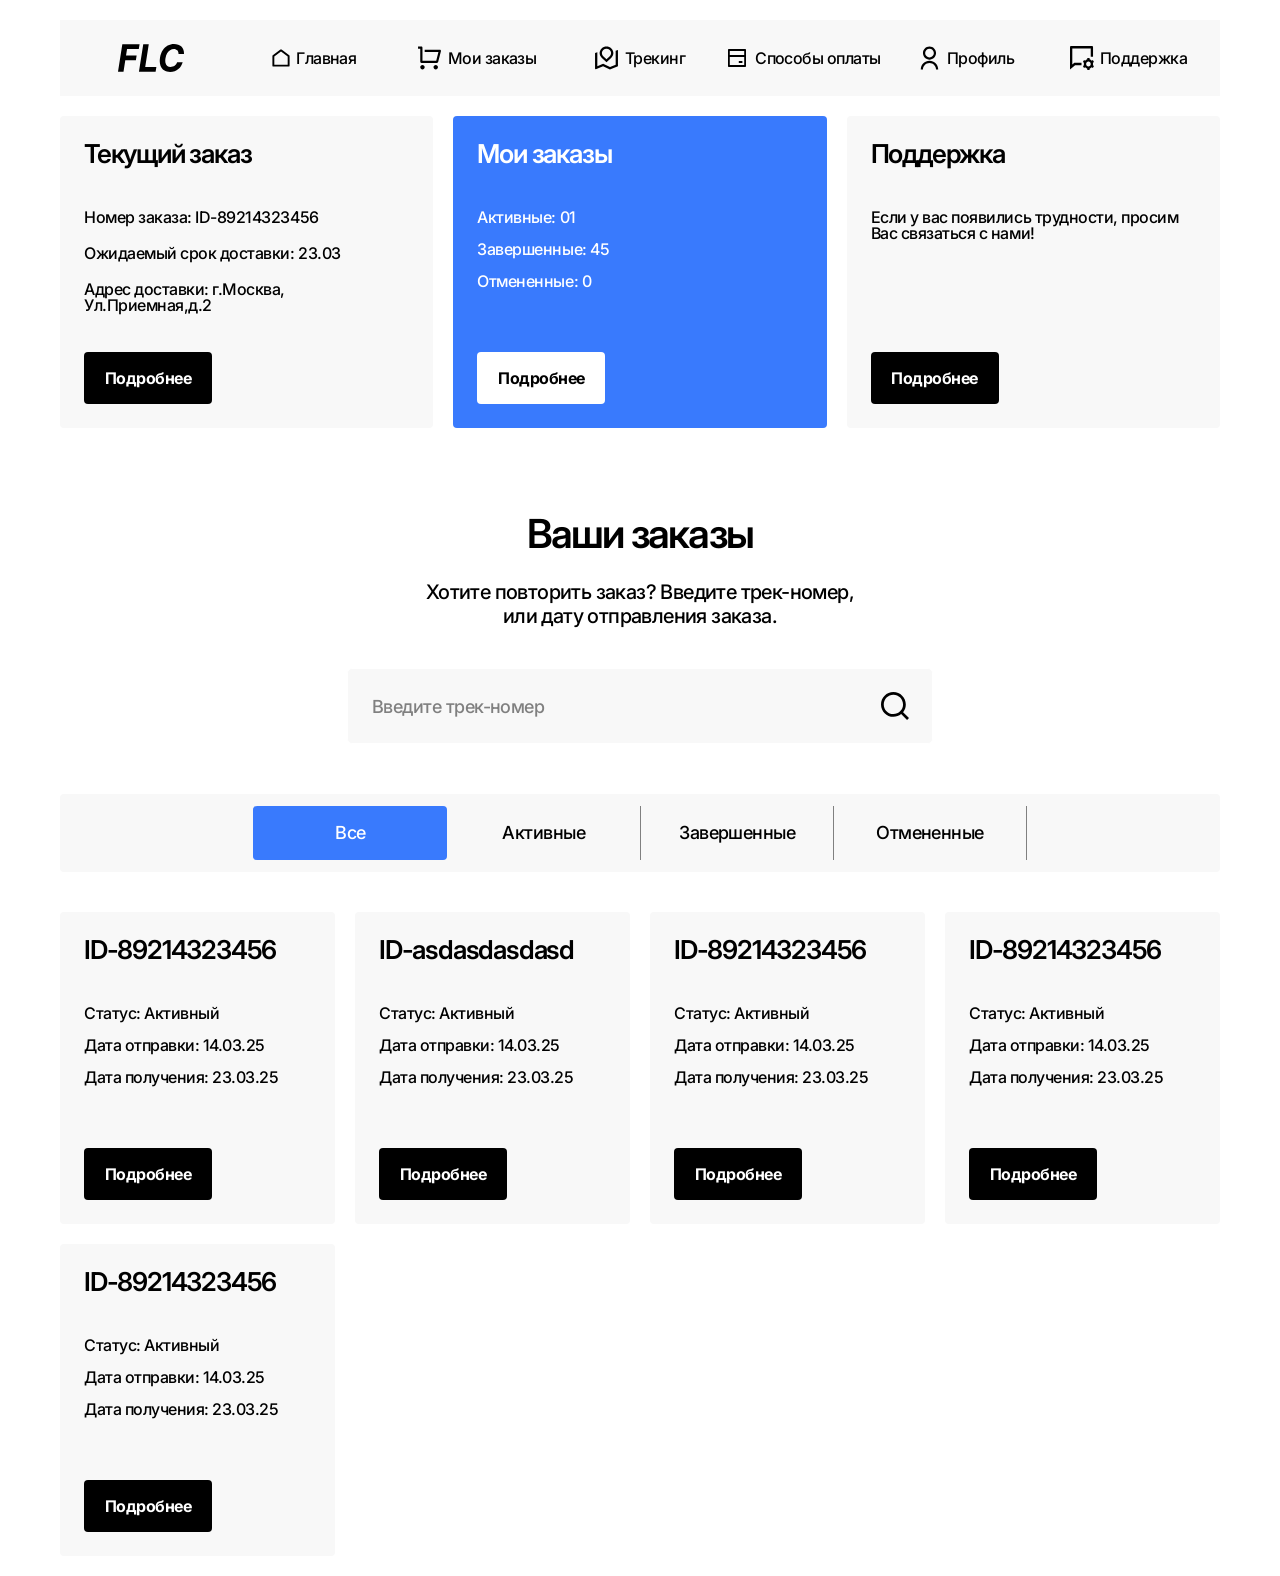
<file: all-orders.html>
<!--header.html-->
<!doctype html>
<html lang="en">
<head>
  <meta charset="UTF-8">
  <meta name="viewport"
        content="width=device-width, user-scalable=no, initial-scale=1.0, maximum-scale=1.0, minimum-scale=1.0">
  <meta http-equiv="X-UA-Compatible" content="ie=edge">
  <link rel="preconnect" href="https://fonts.googleapis.com">
  <link rel="preconnect" href="https://fonts.gstatic.com" crossorigin>
  <link href="https://fonts.googleapis.com/css2?family=Inter:ital,opsz,wght@0,14..32,100..900;1,14..32,100..900&display=swap" rel="stylesheet">
  <title></title>
<script defer src="js/bundle.js"></script><script defer src="js/libs.js"></script><script defer src="js/style.js"></script><link href="css/style.min.css" rel="stylesheet"></head>
<body>

<header class="header-profile">
  <div class="container">
    <div class="header-wrapper">
      <a href="/" class="logo">
        <img src="./img/logo.svg" alt="">
      </a>
      <nav class="header-nav">
        <ul class="main-menu-profile">
          <li class="home current">
            <a href="/">
              Главная
            </a>
          </li>
          <li class="orders">
            <a href="all-orders.html">
              Мои заказы
            </a>
          </li>
          <li class="tracking">
            <a href="tracking.html">
              Трекинг
            </a>
          </li>
          <li class="payment">
            <a href="payment.html">
              Способы оплаты
            </a>
          </li>
          <li class="profile">
            <a href="profile.html">
              Профиль
            </a>
          </li>
          <li class="support">
            <a href="support.html">
              Поддержка
            </a>
          </li>
        </ul>
      </nav>
      <div class="small-screens-button">
        <div class="popup-menu-btn">
          <div class="line"></div>
          <div class="line"></div>
          <div class="line"></div>
        </div>
      </div>
    </div>
  </div>
</header>

<main>




<section class="account-wrapper">
    <div class="container">
        <div class="row">
            <div class="col-lg-4 col-md-12 col-m-12">
                <div class="card-wrapper card-wrapper-current-order">
                    <div class="title">
                        Текущий заказ
                    </div>
                    <div class="text-item">Номер заказа: ID-89214323456</div>
                    <div class="text-item">Ожидаемый срок доставки: 23.03</div>
                    <div class="text-item">Адрес доставки: г.Москва, Ул.Приемная,д.2</div>
                    <a href="current-order.html" class="btn btn-black">Подробнее</a>
                </div>
            </div>
            <div class="col-lg-4 col-md-12 col-m-12">
                <div class="card-wrapper current">
                    <div class="title">
                        Мои заказы
                    </div>
                    <div class="text-item">Активные: <span>01</span></div>
                    <div class="text-item">Завершенные: <span>45</span></div>
                    <div class="text-item">Отмененные: <span>0</span></div>
                    <a href="all-orders.html" class="btn btn-black">Подробнее</a>
                </div>
            </div>
            <div class="col-lg-4 col-md-12 col-m-12">
                <div class="card-wrapper">
                    <div class="title">
                        Поддержка
                    </div>
                    <div class="text-item">Если у вас появились трудности, просим Вас связаться с нами!</div>
                    <a href="support.html" class="btn btn-black">Подробнее</a>
                </div>
            </div>
        </div>
    </div>
</section>

<section class="search-orders">
    <div class="container">
        <div class="title-big">Ваши заказы</div>
        <div class="description">
            <p>Хотите повторить заказ? Введите трек-номер, или дату отправления заказа.</p>
        </div>
        <div class="search-wrapper">
            <form action="#" method="get">
                <button class="search-btn" type="submit"></button>
                <input role="search" type="search" placeholder="Введите трек-номер, или дату отправления заказа.">
            </form>
        </div>
        <div class="order-tabs">
            <div class="order-tabs-nav">
                <div class="order-tab-button" data-tab-id="1">Все</div>
                <div class="order-tab-button" data-tab-id="2">Активные</div>
                <div class="order-tab-button" data-tab-id="3">Завершенные</div>
                <div class="order-tab-button" data-tab-id="4">Отмененные</div>
            </div>
            <div class="order-tab-panels">
                <div class="order-tab-panel" data-tab-panel="1">
                    <div class="row">
                        <div class="col-lg-3 col-md-6 col-m-12">
                            <div class="card-wrapper">
                                <div class="title">
                                    ID-89214323456
                                </div>
                                <div class="text-item">Статус: <span>Активный</span></div>
                                <div class="text-item">Дата отправки: <span>14.03.25</span></div>
                                <div class="text-item">Дата получения: <span>23.03.25</span></div>
                                <a href="#" class="btn btn-black open-modal-dialog" data-src="modal-details">Подробнее</a>
                                <a href="#" data-order="1" class="btn btn-black btn-mobile">Подробнее</a>
                            </div>
                        </div>
                        <div class="col-lg-3 col-md-6 col-m-12">
                            <div class="card-wrapper">
                                <div class="title">
                                    ID-asdasdasdasd
                                </div>
                                <div class="text-item">Статус: <span>Активный</span></div>
                                <div class="text-item">Дата отправки: <span>14.03.25</span></div>
                                <div class="text-item">Дата получения: <span>23.03.25</span></div>
                                <a href="#" class="btn btn-black open-modal-dialog" data-src="modal-details">Подробнее</a>
                                <a href="#" data-order="2" class="btn btn-black btn-mobile">Подробнее</a>
                            </div>
                        </div>
                        <div class="col-lg-3 col-md-6 col-m-12">
                            <div class="card-wrapper">
                                <div class="title">
                                    ID-89214323456
                                </div>
                                <div class="text-item">Статус: <span>Активный</span></div>
                                <div class="text-item">Дата отправки: <span>14.03.25</span></div>
                                <div class="text-item">Дата получения: <span>23.03.25</span></div>
                                <a href="#" class="btn btn-black open-modal-dialog" data-src="modal-details">Подробнее</a>
                                <a href="#" data-order="1" class="btn btn-black btn-mobile">Подробнее</a>
                            </div>
                        </div>
                        <div class="col-lg-3 col-md-6 col-m-12">
                            <div class="card-wrapper">
                                <div class="title">
                                    ID-89214323456
                                </div>
                                <div class="text-item">Статус: <span>Активный</span></div>
                                <div class="text-item">Дата отправки: <span>14.03.25</span></div>
                                <div class="text-item">Дата получения: <span>23.03.25</span></div>
                                <a href="#" class="btn btn-black open-modal-dialog" data-src="modal-details">Подробнее</a>
                                <a href="#" data-order="1" class="btn btn-black btn-mobile">Подробнее</a>
                            </div>
                        </div>
                        <div class="col-lg-3 col-md-6 col-m-12">
                            <div class="card-wrapper">
                                <div class="title">
                                    ID-89214323456
                                </div>
                                <div class="text-item">Статус: <span>Активный</span></div>
                                <div class="text-item">Дата отправки: <span>14.03.25</span></div>
                                <div class="text-item">Дата получения: <span>23.03.25</span></div>
                                <a href="#" class="btn btn-black open-modal-dialog" data-src="modal-details">Подробнее</a>
                                <a href="#" data-order="1" class="btn btn-black btn-mobile">Подробнее</a>
                            </div>
                        </div>
                    </div>
                </div>
                <div class="order-tab-panel" data-tab-panel="2">
                    <div class="row">
                        <div class="col-lg-3 col-md-6 col-m-12">
                            <div class="card-wrapper">
                                <div class="title">
                                    ID-89214323456
                                </div>
                                <div class="text-item">Статус: <span>Активный</span></div>
                                <div class="text-item">Дата отправки: <span>14.03.25</span></div>
                                <div class="text-item">Дата получения: <span>23.03.25</span></div>
                                <a href="#" class="btn btn-black open-modal-dialog" data-src="modal-details">Подробнее</a>
                                <a href="#" data-order="1" class="btn btn-black btn-mobile">Подробнее</a>
                            </div>
                        </div>
                        <div class="col-lg-3 col-md-6 col-m-12">
                            <div class="card-wrapper">
                                <div class="title">
                                    ID-89214323456
                                </div>
                                <div class="text-item">Статус: <span>Активный</span></div>
                                <div class="text-item">Дата отправки: <span>14.03.25</span></div>
                                <div class="text-item">Дата получения: <span>23.03.25</span></div>
                                <a href="#" class="btn btn-black open-modal-dialog" data-src="modal-details">Подробнее</a>
                                <a href="#" data-order="1" class="btn btn-black btn-mobile">Подробнее</a>
                            </div>
                        </div>
                        <div class="col-lg-3 col-md-6 col-m-12">
                            <div class="card-wrapper">
                                <div class="title">
                                    ID-89214323456
                                </div>
                                <div class="text-item">Статус: <span>Активный</span></div>
                                <div class="text-item">Дата отправки: <span>14.03.25</span></div>
                                <div class="text-item">Дата получения: <span>23.03.25</span></div>
                                <a href="#" class="btn btn-black open-modal-dialog" data-src="modal-details">Подробнее</a>
                                <a href="#" data-order="1" class="btn btn-black btn-mobile">Подробнее</a>
                            </div>
                        </div>
                        <div class="col-lg-3 col-md-6 col-m-12">
                            <div class="card-wrapper">
                                <div class="title">
                                    ID-89214323456
                                </div>
                                <div class="text-item">Статус: <span>Активный</span></div>
                                <div class="text-item">Дата отправки: <span>14.03.25</span></div>
                                <div class="text-item">Дата получения: <span>23.03.25</span></div>
                                <a href="#" class="btn btn-black open-modal-dialog" data-src="modal-details">Подробнее</a>
                                <a href="#" data-order="1" class="btn btn-black btn-mobile">Подробнее</a>
                            </div>
                        </div>
                        <div class="col-lg-3 col-md-6 col-m-12">
                            <div class="card-wrapper">
                                <div class="title">
                                    ID-89214323456
                                </div>
                                <div class="text-item">Статус: <span>Активный</span></div>
                                <div class="text-item">Дата отправки: <span>14.03.25</span></div>
                                <div class="text-item">Дата получения: <span>23.03.25</span></div>
                                <a href="#" class="btn btn-black open-modal-dialog" data-src="modal-details">Подробнее</a>
                                <a href="#" data-order="1" class="btn btn-black btn-mobile">Подробнее</a>
                            </div>
                        </div>
                    </div>
                </div>
                <div class="order-tab-panel" data-tab-panel="3">
                    <div class="row">
                        <div class="col-lg-3 col-md-6 col-m-12">
                            <div class="card-wrapper">
                                <div class="title">
                                    ID-89214323456
                                </div>
                                <div class="text-item">Статус: <span>Активный</span></div>
                                <div class="text-item">Дата отправки: <span>14.03.25</span></div>
                                <div class="text-item">Дата получения: <span>23.03.25</span></div>
                                <a href="#" class="btn btn-black open-modal-dialog" data-src="modal-details">Подробнее</a>
                                <a href="#" data-order="1" class="btn btn-black btn-mobile">Подробнее</a>
                            </div>
                        </div>
                        <div class="col-lg-3 col-md-6 col-m-12">
                            <div class="card-wrapper">
                                <div class="title">
                                    ID-89214323456
                                </div>
                                <div class="text-item">Статус: <span>Активный</span></div>
                                <div class="text-item">Дата отправки: <span>14.03.25</span></div>
                                <div class="text-item">Дата получения: <span>23.03.25</span></div>
                                <a href="#" class="btn btn-black open-modal-dialog" data-src="modal-details">Подробнее</a>
                                <a href="#" data-order="1" class="btn btn-black btn-mobile">Подробнее</a>
                            </div>
                        </div>
                        <div class="col-lg-3 col-md-6 col-m-12">
                            <div class="card-wrapper">
                                <div class="title">
                                    ID-89214323456
                                </div>
                                <div class="text-item">Статус: <span>Активный</span></div>
                                <div class="text-item">Дата отправки: <span>14.03.25</span></div>
                                <div class="text-item">Дата получения: <span>23.03.25</span></div>
                                <a href="#" class="btn btn-black open-modal-dialog" data-src="modal-details">Подробнее</a>
                                <a href="#" data-order="1" class="btn btn-black btn-mobile">Подробнее</a>
                            </div>
                        </div>
                        <div class="col-lg-3 col-md-6 col-m-12">
                            <div class="card-wrapper">
                                <div class="title">
                                    ID-89214323456
                                </div>
                                <div class="text-item">Статус: <span>Активный</span></div>
                                <div class="text-item">Дата отправки: <span>14.03.25</span></div>
                                <div class="text-item">Дата получения: <span>23.03.25</span></div>
                                <a href="#" class="btn btn-black open-modal-dialog" data-src="modal-details">Подробнее</a>
                                <a href="#" data-order="1" class="btn btn-black btn-mobile">Подробнее</a>
                            </div>
                        </div>
                        <div class="col-lg-3 col-md-6 col-m-12">
                            <div class="card-wrapper">
                                <div class="title">
                                    ID-89214323456
                                </div>
                                <div class="text-item">Статус: <span>Активный</span></div>
                                <div class="text-item">Дата отправки: <span>14.03.25</span></div>
                                <div class="text-item">Дата получения: <span>23.03.25</span></div>
                                <a href="#" class="btn btn-black open-modal-dialog" data-src="modal-details">Подробнее</a>
                                <a href="#" data-order="1" class="btn btn-black btn-mobile">Подробнее</a>
                            </div>
                        </div>
                    </div>
                </div>
                <div class="order-tab-panel" data-tab-panel="4">
                    <div class="row">
                        <div class="col-lg-3 col-md-6 col-m-12">
                            <div class="card-wrapper">
                                <div class="title">
                                    ID-89214323456
                                </div>
                                <div class="text-item">Статус: <span>Активный</span></div>
                                <div class="text-item">Дата отправки: <span>14.03.25</span></div>
                                <div class="text-item">Дата получения: <span>23.03.25</span></div>
                                <a href="#" class="btn btn-black open-modal-dialog" data-src="modal-details">Подробнее</a>
                                <a href="#" data-order="1" class="btn btn-black btn-mobile">Подробнее</a>
                            </div>
                        </div>
                        <div class="col-lg-3 col-md-6 col-m-12">
                            <div class="card-wrapper">
                                <div class="title">
                                    ID-89214323456
                                </div>
                                <div class="text-item">Статус: <span>Активный</span></div>
                                <div class="text-item">Дата отправки: <span>14.03.25</span></div>
                                <div class="text-item">Дата получения: <span>23.03.25</span></div>
                                <a href="#" class="btn btn-black open-modal-dialog" data-src="modal-details">Подробнее</a>
                                <a href="#" data-order="1" class="btn btn-black btn-mobile">Подробнее</a>
                            </div>
                        </div>
                        <div class="col-lg-3 col-md-6 col-m-12">
                            <div class="card-wrapper">
                                <div class="title">
                                    ID-89214323456
                                </div>
                                <div class="text-item">Статус: <span>Активный</span></div>
                                <div class="text-item">Дата отправки: <span>14.03.25</span></div>
                                <div class="text-item">Дата получения: <span>23.03.25</span></div>
                                <a href="#" class="btn btn-black open-modal-dialog" data-src="modal-details">Подробнее</a>
                                <a href="#" data-order="1" class="btn btn-black btn-mobile">Подробнее</a>
                            </div>
                        </div>
                        <div class="col-lg-3 col-md-6 col-m-12">
                            <div class="card-wrapper">
                                <div class="title">
                                    ID-89214323456
                                </div>
                                <div class="text-item">Статус: <span>Активный</span></div>
                                <div class="text-item">Дата отправки: <span>14.03.25</span></div>
                                <div class="text-item">Дата получения: <span>23.03.25</span></div>
                                <a href="#" class="btn btn-black open-modal-dialog" data-src="modal-details">Подробнее</a>
                                <a href="#" data-order="1" class="btn btn-black btn-mobile">Подробнее</a>
                            </div>
                        </div>
                        <div class="col-lg-3 col-md-6 col-m-12">
                            <div class="card-wrapper">
                                <div class="title">
                                    ID-89214323456
                                </div>
                                <div class="text-item">Статус: <span>Активный</span></div>
                                <div class="text-item">Дата отправки: <span>14.03.25</span></div>
                                <div class="text-item">Дата получения: <span>23.03.25</span></div>
                                <a href="#" class="btn btn-black open-modal-dialog" data-src="modal-details">Подробнее</a>
                                <a href="#" data-order="1" class="btn btn-black btn-mobile">Подробнее</a>
                            </div>
                        </div>
                    </div>
                </div>
            </div>
            <div class="mobile-order-details">
                <div class="order-details" data-order="1">
                    <div class="title">ID-89214323456</div>
                    <div class="order-details-wrapper">
                        <div class="details-item">
                            <div class="subtitle">Информация о заказе</div>
                            <div class="details-table">
                                <div class="detail">
                                    <div class="detail-name">Статус заказа</div>
                                    <div class="detail-status">В пути</div>
                                </div>
                                <div class="detail">
                                    <div class="detail-name">Магазин партнер</div>
                                    <div class="detail-status">ETech</div>
                                </div>
                                <div class="detail">
                                    <div class="detail-name">Магазин партнер</div>
                                    <div class="detail-status">ETech</div>
                                </div>
                                <div class="detail">
                                    <div class="detail-name">Магазин партнер</div>
                                    <div class="detail-status">ETech</div>
                                </div>
                                <div class="detail">
                                    <div class="detail-name">Магазин партнер</div>
                                    <div class="detail-status">ETech</div>
                                </div>
                                <div class="detail">
                                    <div class="detail-name">Магазин партнер</div>
                                    <div class="detail-status">ETech</div>
                                </div>
                                <div class="detail">
                                    <div class="detail-name">Магазин партнер</div>
                                    <div class="detail-status">ETech</div>
                                </div>
                                <div class="detail">
                                    <div class="detail-name">Магазин партнер</div>
                                    <div class="detail-status">ETech</div>
                                </div>
                            </div>
                        </div>
                        <div class="details-item">
                            <div class="subtitle">Информация о заказе</div>
                            <div class="details-table">
                                <div class="detail">
                                    <div class="detail-name">Статус заказа</div>
                                    <div class="detail-status">В пути</div>
                                </div>
                                <div class="detail">
                                    <div class="detail-name">Магазин партнер</div>
                                    <div class="detail-status">ETech</div>
                                </div>
                                <div class="detail">
                                    <div class="detail-name">Магазин партнер</div>
                                    <div class="detail-status">ETech</div>
                                </div>
                                <div class="detail">
                                    <div class="detail-name">Магазин партнер</div>
                                    <div class="detail-status">ETech</div>
                                </div>
                                <div class="detail">
                                    <div class="detail-name">Магазин партнер</div>
                                    <div class="detail-status">ETech</div>
                                </div>
                                <div class="detail">
                                    <div class="detail-name">Магазин партнер</div>
                                    <div class="detail-status">ETech</div>
                                </div>
                                <div class="detail">
                                    <div class="detail-name">Магазин партнер</div>
                                    <div class="detail-status">ETech</div>
                                </div>
                                <div class="detail">
                                    <div class="detail-name">Магазин партнер</div>
                                    <div class="detail-status">ETech</div>
                                </div>
                            </div>
                        </div>
                        <div class="details-item">
                            <div class="subtitle">Информация о заказе</div>
                            <div class="details-table">
                                <div class="detail">
                                    <div class="detail-name">Статус заказа</div>
                                    <div class="detail-status">В пути</div>
                                </div>
                                <div class="detail">
                                    <div class="detail-name">Магазин партнер</div>
                                    <div class="detail-status">ETech</div>
                                </div>
                                <div class="detail">
                                    <div class="detail-name">Магазин партнер</div>
                                    <div class="detail-status">ETech</div>
                                </div>
                                <div class="detail">
                                    <div class="detail-name">Магазин партнер</div>
                                    <div class="detail-status">ETech</div>
                                </div>
                                <div class="detail">
                                    <div class="detail-name">Магазин партнер</div>
                                    <div class="detail-status">ETech</div>
                                </div>
                                <div class="detail">
                                    <div class="detail-name">Магазин партнер</div>
                                    <div class="detail-status">ETech</div>
                                </div>
                                <div class="detail">
                                    <div class="detail-name">Магазин партнер</div>
                                    <div class="detail-status">ETech</div>
                                </div>
                                <div class="detail">
                                    <div class="detail-name">Магазин партнер</div>
                                    <div class="detail-status">ETech</div>
                                </div>
                            </div>
                        </div>
                    </div>
                    <a href="#" class="btn btn-black">Повторить</a>
                    <div class="btn btn-bordered btn-close-order">Закрыть</div>
                    <div class="mobile-description">
                        <p>Нажмите на кнопку “Повторить”, если хотите повторить заказ. Или “Закрыть, что бы закрыть карточку.</p>
                    </div>
                </div>
                <div class="order-details" data-order="2">
                    <div class="title">ID-asdasdasdasd</div>
                    <div class="order-details-wrapper">
                        <div class="details-item">
                            <div class="subtitle">Информация о заказе</div>
                            <div class="details-table">
                                <div class="detail">
                                    <div class="detail-name">Статус заказа</div>
                                    <div class="detail-status">В пути</div>
                                </div>
                                <div class="detail">
                                    <div class="detail-name">Магазин партнер</div>
                                    <div class="detail-status">ETech</div>
                                </div>
                                <div class="detail">
                                    <div class="detail-name">Магазин партнер</div>
                                    <div class="detail-status">ETech</div>
                                </div>
                                <div class="detail">
                                    <div class="detail-name">Магазин партнер</div>
                                    <div class="detail-status">ETech</div>
                                </div>
                                <div class="detail">
                                    <div class="detail-name">Магазин партнер</div>
                                    <div class="detail-status">ETech</div>
                                </div>
                                <div class="detail">
                                    <div class="detail-name">Магазин партнер</div>
                                    <div class="detail-status">ETech</div>
                                </div>
                                <div class="detail">
                                    <div class="detail-name">Магазин партнер</div>
                                    <div class="detail-status">ETech</div>
                                </div>
                                <div class="detail">
                                    <div class="detail-name">Магазин партнер</div>
                                    <div class="detail-status">ETech</div>
                                </div>
                            </div>
                        </div>
                        <div class="details-item">
                            <div class="subtitle">Информация о заказе</div>
                            <div class="details-table">
                                <div class="detail">
                                    <div class="detail-name">Статус заказа</div>
                                    <div class="detail-status">В пути</div>
                                </div>
                                <div class="detail">
                                    <div class="detail-name">Магазин партнер</div>
                                    <div class="detail-status">ETech</div>
                                </div>
                                <div class="detail">
                                    <div class="detail-name">Магазин партнер</div>
                                    <div class="detail-status">ETech</div>
                                </div>
                                <div class="detail">
                                    <div class="detail-name">Магазин партнер</div>
                                    <div class="detail-status">ETech</div>
                                </div>
                                <div class="detail">
                                    <div class="detail-name">Магазин партнер</div>
                                    <div class="detail-status">ETech</div>
                                </div>
                                <div class="detail">
                                    <div class="detail-name">Магазин партнер</div>
                                    <div class="detail-status">ETech</div>
                                </div>
                                <div class="detail">
                                    <div class="detail-name">Магазин партнер</div>
                                    <div class="detail-status">ETech</div>
                                </div>
                                <div class="detail">
                                    <div class="detail-name">Магазин партнер</div>
                                    <div class="detail-status">ETech</div>
                                </div>
                            </div>
                        </div>
                        <div class="details-item">
                            <div class="subtitle">Информация о заказе</div>
                            <div class="details-table">
                                <div class="detail">
                                    <div class="detail-name">Статус заказа</div>
                                    <div class="detail-status">В пути</div>
                                </div>
                                <div class="detail">
                                    <div class="detail-name">Магазин партнер</div>
                                    <div class="detail-status">ETech</div>
                                </div>
                                <div class="detail">
                                    <div class="detail-name">Магазин партнер</div>
                                    <div class="detail-status">ETech</div>
                                </div>
                                <div class="detail">
                                    <div class="detail-name">Магазин партнер</div>
                                    <div class="detail-status">ETech</div>
                                </div>
                                <div class="detail">
                                    <div class="detail-name">Магазин партнер</div>
                                    <div class="detail-status">ETech</div>
                                </div>
                                <div class="detail">
                                    <div class="detail-name">Магазин партнер</div>
                                    <div class="detail-status">ETech</div>
                                </div>
                                <div class="detail">
                                    <div class="detail-name">Магазин партнер</div>
                                    <div class="detail-status">ETech</div>
                                </div>
                                <div class="detail">
                                    <div class="detail-name">Магазин партнер</div>
                                    <div class="detail-status">ETech</div>
                                </div>
                            </div>
                        </div>
                    </div>
                    <a href="#" class="btn btn-black">Повторить</a>
                    <div class="btn btn-bordered btn-close-order">Закрыть</div>
                </div>
            </div>
        </div>
    </div>
</section>

<!--footer.html-->
</main>

<footer class="footer">
    <div class="container">

    </div>
</footer>


<div class="modal-dialog modal-dialog-centered modal-details">
    <div class="modal-content">
        <div class="modal-body">
            <button type="button" class="modal-close d-none d-xl-inline-block" data-dismiss="modal" aria-label="Close">
                <span aria-hidden="true">×</span>
            </button>
            <div class="order-details-wrapper">
                <div class="title">ID-89214323456</div>
                <div class="details-item">
                    <div class="subtitle">Информация о заказе</div>
                    <div class="details-table">
                        <div class="detail">
                            <div class="detail-name">Статус заказа</div>
                            <div class="detail-status">В пути</div>
                        </div>
                        <div class="detail">
                            <div class="detail-name">Магазин партнер</div>
                            <div class="detail-status">ETech</div>
                        </div>
                        <div class="detail">
                            <div class="detail-name">Магазин партнер</div>
                            <div class="detail-status">ETech</div>
                        </div>
                        <div class="detail">
                            <div class="detail-name">Магазин партнер</div>
                            <div class="detail-status">ETech</div>
                        </div>
                        <div class="detail">
                            <div class="detail-name">Магазин партнер</div>
                            <div class="detail-status">ETech</div>
                        </div>
                        <div class="detail">
                            <div class="detail-name">Магазин партнер</div>
                            <div class="detail-status">ETech</div>
                        </div>
                        <div class="detail">
                            <div class="detail-name">Магазин партнер</div>
                            <div class="detail-status">ETech</div>
                        </div>
                        <div class="detail">
                            <div class="detail-name">Магазин партнер</div>
                            <div class="detail-status">ETech</div>
                        </div>
                    </div>
                </div>
                <div class="details-item">
                    <div class="subtitle">Информация о заказе</div>
                    <div class="details-table">
                        <div class="detail">
                            <div class="detail-name">Статус заказа</div>
                            <div class="detail-status">В пути</div>
                        </div>
                        <div class="detail">
                            <div class="detail-name">Магазин партнер</div>
                            <div class="detail-status">ETech</div>
                        </div>
                        <div class="detail">
                            <div class="detail-name">Магазин партнер</div>
                            <div class="detail-status">ETech</div>
                        </div>
                        <div class="detail">
                            <div class="detail-name">Магазин партнер</div>
                            <div class="detail-status">ETech</div>
                        </div>
                        <div class="detail">
                            <div class="detail-name">Магазин партнер</div>
                            <div class="detail-status">ETech</div>
                        </div>
                        <div class="detail">
                            <div class="detail-name">Магазин партнер</div>
                            <div class="detail-status">ETech</div>
                        </div>
                        <div class="detail">
                            <div class="detail-name">Магазин партнер</div>
                            <div class="detail-status">ETech</div>
                        </div>
                        <div class="detail">
                            <div class="detail-name">Магазин партнер</div>
                            <div class="detail-status">ETech</div>
                        </div>
                    </div>
                </div>
                <div class="details-item">
                    <div class="subtitle">Информация о заказе</div>
                    <div class="details-table">
                        <div class="detail">
                            <div class="detail-name">Статус заказа</div>
                            <div class="detail-status">В пути</div>
                        </div>
                        <div class="detail">
                            <div class="detail-name">Магазин партнер</div>
                            <div class="detail-status">ETech</div>
                        </div>
                        <div class="detail">
                            <div class="detail-name">Магазин партнер</div>
                            <div class="detail-status">ETech</div>
                        </div>
                        <div class="detail">
                            <div class="detail-name">Магазин партнер</div>
                            <div class="detail-status">ETech</div>
                        </div>
                        <div class="detail">
                            <div class="detail-name">Магазин партнер</div>
                            <div class="detail-status">ETech</div>
                        </div>
                        <div class="detail">
                            <div class="detail-name">Магазин партнер</div>
                            <div class="detail-status">ETech</div>
                        </div>
                        <div class="detail">
                            <div class="detail-name">Магазин партнер</div>
                            <div class="detail-status">ETech</div>
                        </div>
                        <div class="detail">
                            <div class="detail-name">Магазин партнер</div>
                            <div class="detail-status">ETech</div>
                        </div>
                    </div>
                </div>
                <div class="order-repeat">
                    <a href="#" class="btn btn-black">Повторить</a>
                    <p>Нажмите на кнопку “Повторить”, если хотите повторить заказ.</p>
                </div>
            </div>
        </div>
    </div>
</div>

</body>
</html>
</file>
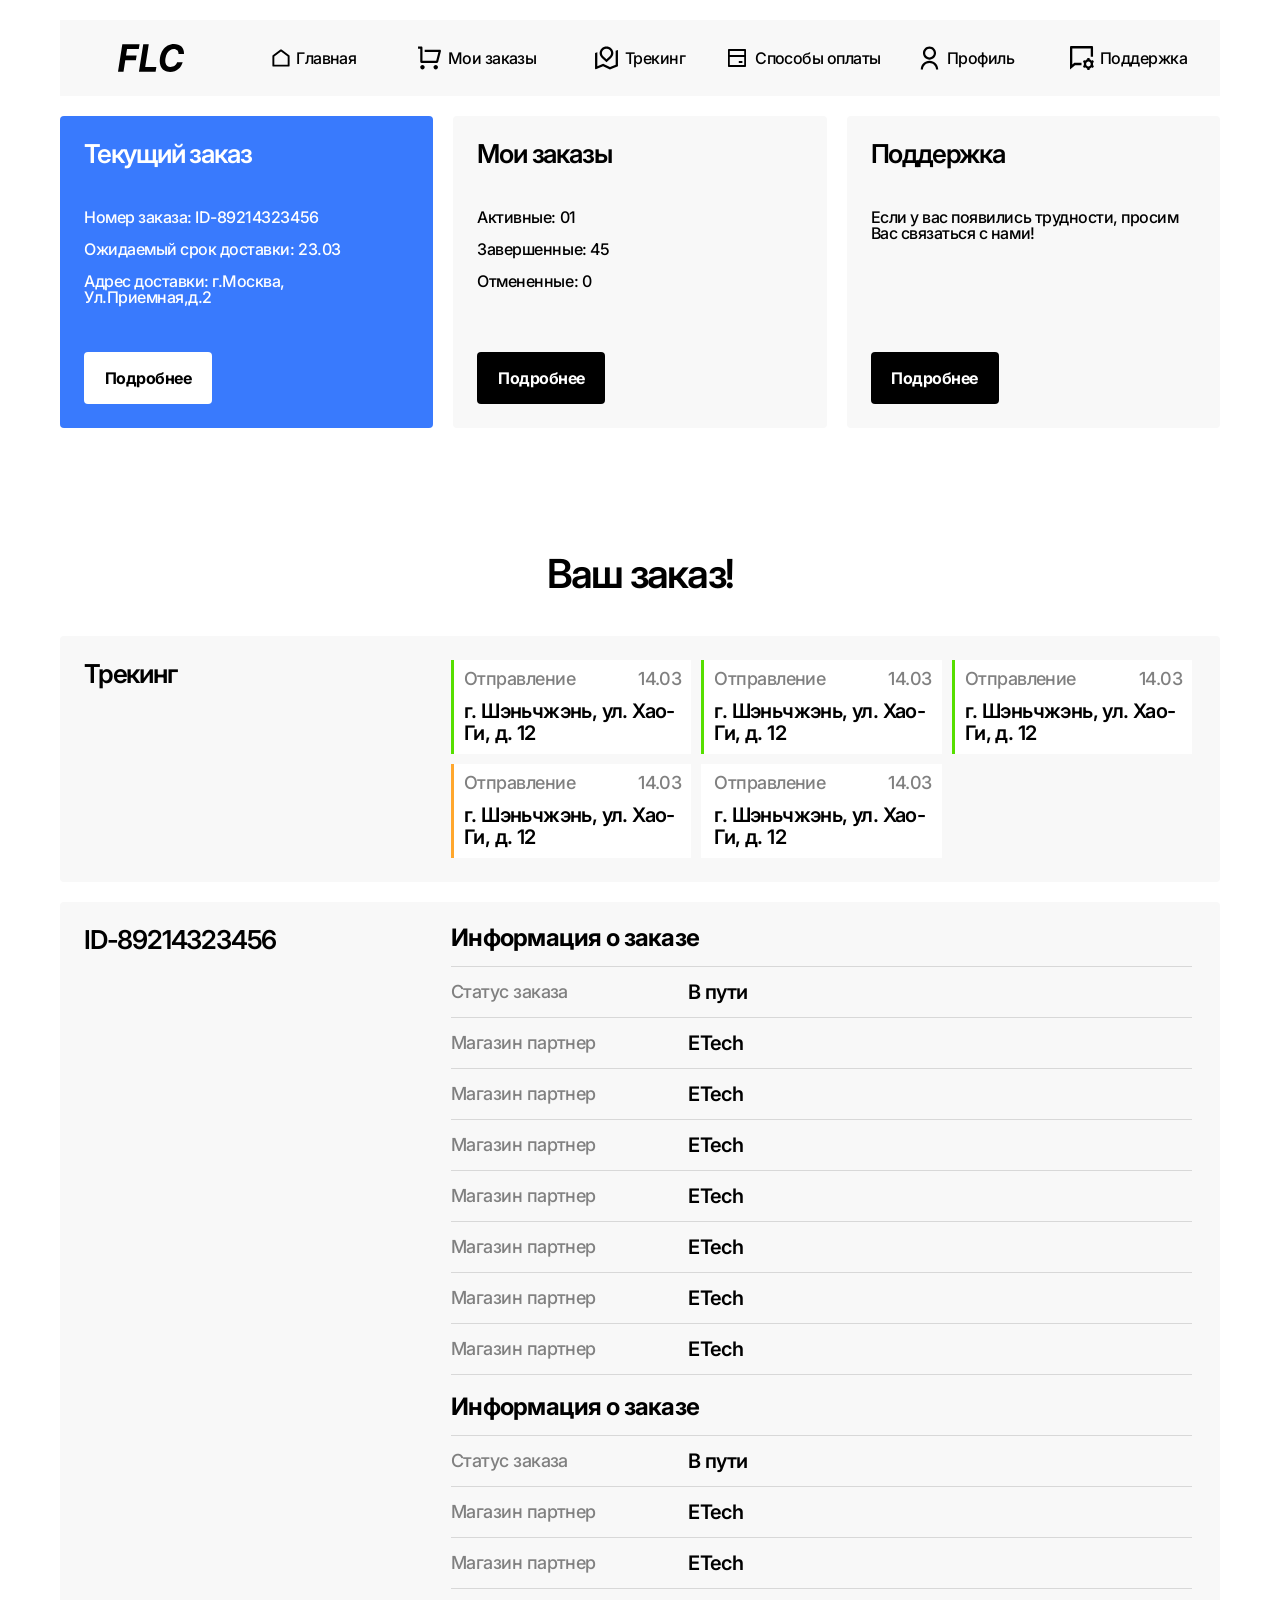
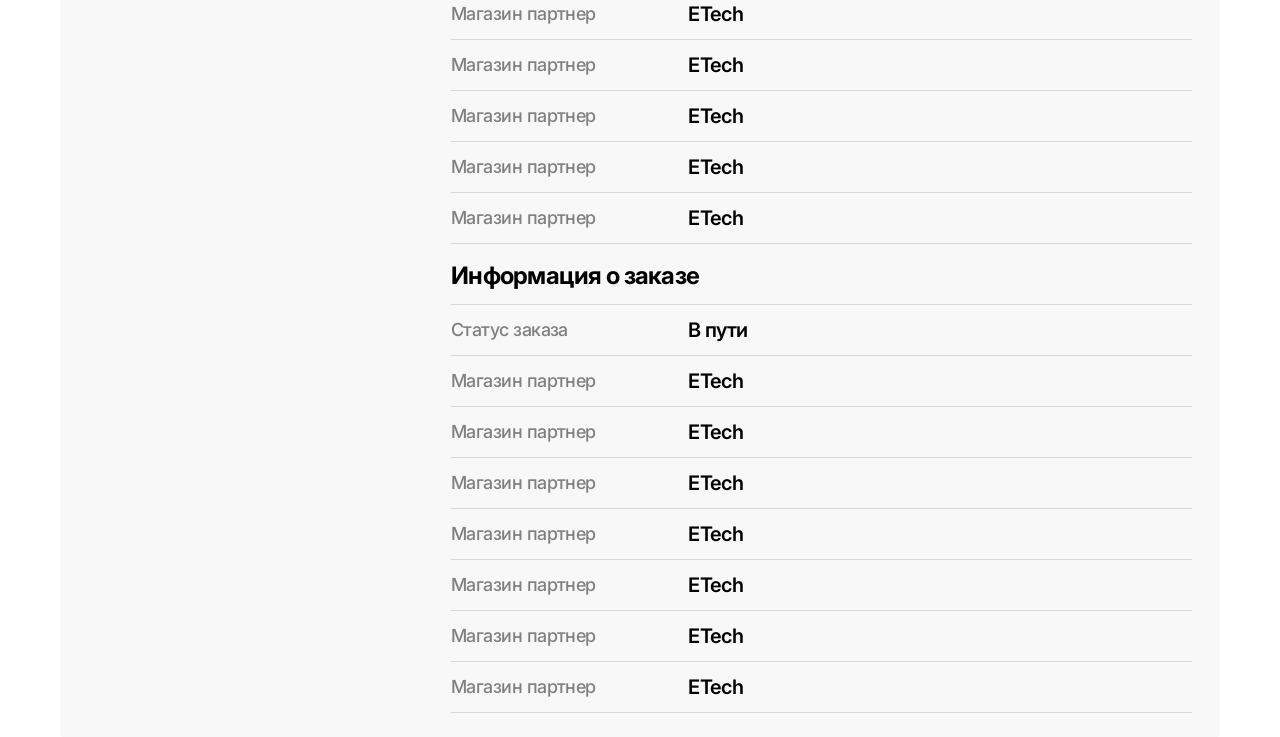
<file: current-order.html>
<!--header.html-->
<!doctype html>
<html lang="en">
<head>
  <meta charset="UTF-8">
  <meta name="viewport"
        content="width=device-width, user-scalable=no, initial-scale=1.0, maximum-scale=1.0, minimum-scale=1.0">
  <meta http-equiv="X-UA-Compatible" content="ie=edge">
  <link rel="preconnect" href="https://fonts.googleapis.com">
  <link rel="preconnect" href="https://fonts.gstatic.com" crossorigin>
  <link href="https://fonts.googleapis.com/css2?family=Inter:ital,opsz,wght@0,14..32,100..900;1,14..32,100..900&display=swap" rel="stylesheet">
  <title></title>
<script defer src="js/bundle.js"></script><script defer src="js/libs.js"></script><script defer src="js/style.js"></script><link href="css/style.min.css" rel="stylesheet"></head>
<body>

<header class="header-profile">
  <div class="container">
    <div class="header-wrapper">
      <a href="/" class="logo">
        <img src="./img/logo.svg" alt="">
      </a>
      <nav class="header-nav">
        <ul class="main-menu-profile">
          <li class="home current">
            <a href="/">
              Главная
            </a>
          </li>
          <li class="orders">
            <a href="all-orders.html">
              Мои заказы
            </a>
          </li>
          <li class="tracking">
            <a href="tracking.html">
              Трекинг
            </a>
          </li>
          <li class="payment">
            <a href="payment.html">
              Способы оплаты
            </a>
          </li>
          <li class="profile">
            <a href="profile.html">
              Профиль
            </a>
          </li>
          <li class="support">
            <a href="support.html">
              Поддержка
            </a>
          </li>
        </ul>
      </nav>
      <div class="small-screens-button">
        <div class="popup-menu-btn">
          <div class="line"></div>
          <div class="line"></div>
          <div class="line"></div>
        </div>
      </div>
    </div>
  </div>
</header>

<main>




<section class="account-wrapper">
    <div class="container">
        <div class="row">
            <div class="col-lg-4 col-md-12 col-m-12">
                <div class="card-wrapper current">
                    <div class="title">
                        Текущий заказ
                    </div>
                    <div class="text-item">Номер заказа: ID-89214323456</div>
                    <div class="text-item">Ожидаемый срок доставки: 23.03</div>
                    <div class="text-item">Адрес доставки: г.Москва, Ул.Приемная,д.2</div>
                    <a href="current-order.html" class="btn btn-black">Подробнее</a>
                </div>
            </div>
            <div class="col-lg-4 col-md-12 col-m-12">
                <div class="card-wrapper">
                    <div class="title">
                        Мои заказы
                    </div>
                    <div class="text-item">Активные: <span>01</span></div>
                    <div class="text-item">Завершенные: <span>45</span></div>
                    <div class="text-item">Отмененные: <span>0</span></div>
                    <a href="all-orders.html" class="btn btn-black">Подробнее</a>
                </div>
            </div>
            <div class="col-lg-4 col-md-12 col-m-12">
                <div class="card-wrapper">
                    <div class="title">
                        Поддержка
                    </div>
                    <div class="text-item">Если у вас появились трудности, просим Вас связаться с нами!</div>
                    <a href="support.html" class="btn btn-black">Подробнее</a>
                </div>
            </div>
        </div>
    </div>
</section>

<section class="current-order">
    <div class="container">
        <div class="order-inner">
            <div class="title-big">Ваш заказ!</div>
            <div class="order-tracking">
                <div class="title">Трекинг</div>
                <div class="track-statuses">
                    <div class="track-status sending">
                        <div class="track-top">
                            <div class="track-name">Отправление</div>
                            <div class="track-date">14.03</div>
                        </div>
                        <div class="track-description">г. Шэньчжэнь, ул. Хао-Ги, д. 12</div>
                    </div>
                    <div class="track-status sending">
                        <div class="track-top">
                            <div class="track-name">Отправление</div>
                            <div class="track-date">14.03</div>
                        </div>
                        <div class="track-description">г. Шэньчжэнь, ул. Хао-Ги, д. 12</div>
                    </div>
                    <div class="track-status sending">
                        <div class="track-top">
                            <div class="track-name">Отправление</div>
                            <div class="track-date">14.03</div>
                        </div>
                        <div class="track-description">г. Шэньчжэнь, ул. Хао-Ги, д. 12</div>
                    </div>
                    <div class="track-status delay">
                        <div class="track-top">
                            <div class="track-name">Отправление</div>
                            <div class="track-date">14.03</div>
                        </div>
                        <div class="track-description">г. Шэньчжэнь, ул. Хао-Ги, д. 12</div>
                    </div>
                    <div class="track-status">
                        <div class="track-top">
                            <div class="track-name">Отправление</div>
                            <div class="track-date">14.03</div>
                        </div>
                        <div class="track-description">г. Шэньчжэнь, ул. Хао-Ги, д. 12</div>
                    </div>
                </div>
            </div>
            <div class="order-details">
                <div class="title">ID-89214323456</div>
                <div class="order-details-wrapper">
                    <div class="details-item">
                        <div class="subtitle">Информация о заказе</div>
                        <div class="details-table">
                            <div class="detail">
                                <div class="detail-name">Статус заказа</div>
                                <div class="detail-status">В пути</div>
                            </div>
                            <div class="detail">
                                <div class="detail-name">Магазин партнер</div>
                                <div class="detail-status">ETech</div>
                            </div>
                            <div class="detail">
                                <div class="detail-name">Магазин партнер</div>
                                <div class="detail-status">ETech</div>
                            </div>
                            <div class="detail">
                                <div class="detail-name">Магазин партнер</div>
                                <div class="detail-status">ETech</div>
                            </div>
                            <div class="detail">
                                <div class="detail-name">Магазин партнер</div>
                                <div class="detail-status">ETech</div>
                            </div>
                            <div class="detail">
                                <div class="detail-name">Магазин партнер</div>
                                <div class="detail-status">ETech</div>
                            </div>
                            <div class="detail">
                                <div class="detail-name">Магазин партнер</div>
                                <div class="detail-status">ETech</div>
                            </div>
                            <div class="detail">
                                <div class="detail-name">Магазин партнер</div>
                                <div class="detail-status">ETech</div>
                            </div>
                        </div>
                    </div>
                    <div class="details-item">
                        <div class="subtitle">Информация о заказе</div>
                        <div class="details-table">
                            <div class="detail">
                                <div class="detail-name">Статус заказа</div>
                                <div class="detail-status">В пути</div>
                            </div>
                            <div class="detail">
                                <div class="detail-name">Магазин партнер</div>
                                <div class="detail-status">ETech</div>
                            </div>
                            <div class="detail">
                                <div class="detail-name">Магазин партнер</div>
                                <div class="detail-status">ETech</div>
                            </div>
                            <div class="detail">
                                <div class="detail-name">Магазин партнер</div>
                                <div class="detail-status">ETech</div>
                            </div>
                            <div class="detail">
                                <div class="detail-name">Магазин партнер</div>
                                <div class="detail-status">ETech</div>
                            </div>
                            <div class="detail">
                                <div class="detail-name">Магазин партнер</div>
                                <div class="detail-status">ETech</div>
                            </div>
                            <div class="detail">
                                <div class="detail-name">Магазин партнер</div>
                                <div class="detail-status">ETech</div>
                            </div>
                            <div class="detail">
                                <div class="detail-name">Магазин партнер</div>
                                <div class="detail-status">ETech</div>
                            </div>
                        </div>
                    </div>
                    <div class="details-item">
                        <div class="subtitle">Информация о заказе</div>
                        <div class="details-table">
                            <div class="detail">
                                <div class="detail-name">Статус заказа</div>
                                <div class="detail-status">В пути</div>
                            </div>
                            <div class="detail">
                                <div class="detail-name">Магазин партнер</div>
                                <div class="detail-status">ETech</div>
                            </div>
                            <div class="detail">
                                <div class="detail-name">Магазин партнер</div>
                                <div class="detail-status">ETech</div>
                            </div>
                            <div class="detail">
                                <div class="detail-name">Магазин партнер</div>
                                <div class="detail-status">ETech</div>
                            </div>
                            <div class="detail">
                                <div class="detail-name">Магазин партнер</div>
                                <div class="detail-status">ETech</div>
                            </div>
                            <div class="detail">
                                <div class="detail-name">Магазин партнер</div>
                                <div class="detail-status">ETech</div>
                            </div>
                            <div class="detail">
                                <div class="detail-name">Магазин партнер</div>
                                <div class="detail-status">ETech</div>
                            </div>
                            <div class="detail">
                                <div class="detail-name">Магазин партнер</div>
                                <div class="detail-status">ETech</div>
                            </div>
                        </div>
                    </div>
                </div>
            </div>
        </div>
    </div>
</section>

<!--footer.html-->
</main>

<footer class="footer">
    <div class="container">

    </div>
</footer>


<div class="modal-dialog modal-dialog-centered modal-details">
    <div class="modal-content">
        <div class="modal-body">
            <button type="button" class="modal-close d-none d-xl-inline-block" data-dismiss="modal" aria-label="Close">
                <span aria-hidden="true">×</span>
            </button>
            <div class="order-details-wrapper">
                <div class="title">ID-89214323456</div>
                <div class="details-item">
                    <div class="subtitle">Информация о заказе</div>
                    <div class="details-table">
                        <div class="detail">
                            <div class="detail-name">Статус заказа</div>
                            <div class="detail-status">В пути</div>
                        </div>
                        <div class="detail">
                            <div class="detail-name">Магазин партнер</div>
                            <div class="detail-status">ETech</div>
                        </div>
                        <div class="detail">
                            <div class="detail-name">Магазин партнер</div>
                            <div class="detail-status">ETech</div>
                        </div>
                        <div class="detail">
                            <div class="detail-name">Магазин партнер</div>
                            <div class="detail-status">ETech</div>
                        </div>
                        <div class="detail">
                            <div class="detail-name">Магазин партнер</div>
                            <div class="detail-status">ETech</div>
                        </div>
                        <div class="detail">
                            <div class="detail-name">Магазин партнер</div>
                            <div class="detail-status">ETech</div>
                        </div>
                        <div class="detail">
                            <div class="detail-name">Магазин партнер</div>
                            <div class="detail-status">ETech</div>
                        </div>
                        <div class="detail">
                            <div class="detail-name">Магазин партнер</div>
                            <div class="detail-status">ETech</div>
                        </div>
                    </div>
                </div>
                <div class="details-item">
                    <div class="subtitle">Информация о заказе</div>
                    <div class="details-table">
                        <div class="detail">
                            <div class="detail-name">Статус заказа</div>
                            <div class="detail-status">В пути</div>
                        </div>
                        <div class="detail">
                            <div class="detail-name">Магазин партнер</div>
                            <div class="detail-status">ETech</div>
                        </div>
                        <div class="detail">
                            <div class="detail-name">Магазин партнер</div>
                            <div class="detail-status">ETech</div>
                        </div>
                        <div class="detail">
                            <div class="detail-name">Магазин партнер</div>
                            <div class="detail-status">ETech</div>
                        </div>
                        <div class="detail">
                            <div class="detail-name">Магазин партнер</div>
                            <div class="detail-status">ETech</div>
                        </div>
                        <div class="detail">
                            <div class="detail-name">Магазин партнер</div>
                            <div class="detail-status">ETech</div>
                        </div>
                        <div class="detail">
                            <div class="detail-name">Магазин партнер</div>
                            <div class="detail-status">ETech</div>
                        </div>
                        <div class="detail">
                            <div class="detail-name">Магазин партнер</div>
                            <div class="detail-status">ETech</div>
                        </div>
                    </div>
                </div>
                <div class="details-item">
                    <div class="subtitle">Информация о заказе</div>
                    <div class="details-table">
                        <div class="detail">
                            <div class="detail-name">Статус заказа</div>
                            <div class="detail-status">В пути</div>
                        </div>
                        <div class="detail">
                            <div class="detail-name">Магазин партнер</div>
                            <div class="detail-status">ETech</div>
                        </div>
                        <div class="detail">
                            <div class="detail-name">Магазин партнер</div>
                            <div class="detail-status">ETech</div>
                        </div>
                        <div class="detail">
                            <div class="detail-name">Магазин партнер</div>
                            <div class="detail-status">ETech</div>
                        </div>
                        <div class="detail">
                            <div class="detail-name">Магазин партнер</div>
                            <div class="detail-status">ETech</div>
                        </div>
                        <div class="detail">
                            <div class="detail-name">Магазин партнер</div>
                            <div class="detail-status">ETech</div>
                        </div>
                        <div class="detail">
                            <div class="detail-name">Магазин партнер</div>
                            <div class="detail-status">ETech</div>
                        </div>
                        <div class="detail">
                            <div class="detail-name">Магазин партнер</div>
                            <div class="detail-status">ETech</div>
                        </div>
                    </div>
                </div>
                <div class="order-repeat">
                    <a href="#" class="btn btn-black">Повторить</a>
                    <p>Нажмите на кнопку “Повторить”, если хотите повторить заказ.</p>
                </div>
            </div>
        </div>
    </div>
</div>

</body>
</html>
</file>
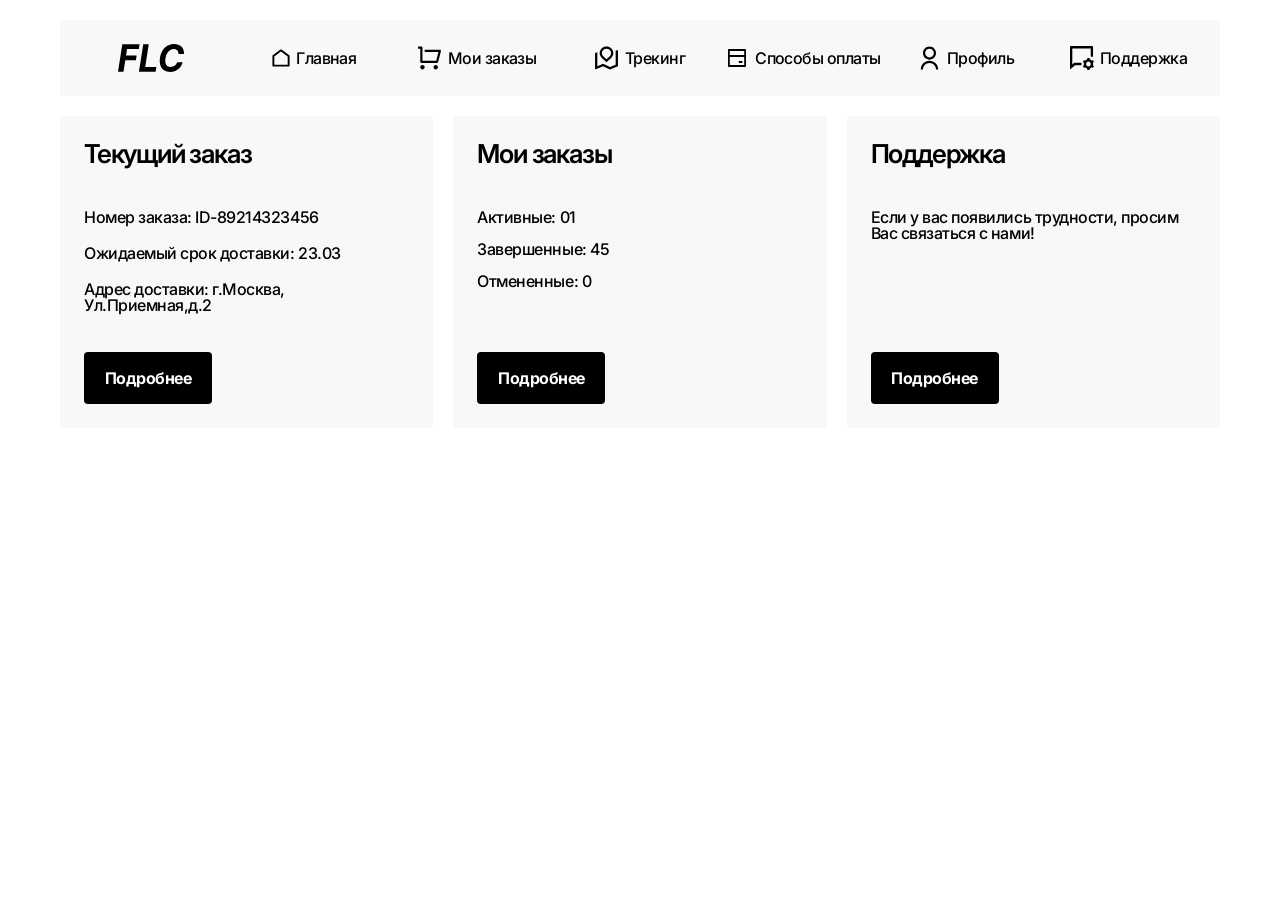
<file: index-profile.html>
<!--header.html-->
<!doctype html>
<html lang="en">
<head>
  <meta charset="UTF-8">
  <meta name="viewport"
        content="width=device-width, user-scalable=no, initial-scale=1.0, maximum-scale=1.0, minimum-scale=1.0">
  <meta http-equiv="X-UA-Compatible" content="ie=edge">
  <link rel="preconnect" href="https://fonts.googleapis.com">
  <link rel="preconnect" href="https://fonts.gstatic.com" crossorigin>
  <link href="https://fonts.googleapis.com/css2?family=Inter:ital,opsz,wght@0,14..32,100..900;1,14..32,100..900&display=swap" rel="stylesheet">
  <title></title>
<script defer src="js/bundle.js"></script><script defer src="js/libs.js"></script><script defer src="js/style.js"></script><link href="css/style.min.css" rel="stylesheet"></head>
<body>

<header class="header-profile">
  <div class="container">
    <div class="header-wrapper">
      <a href="/" class="logo">
        <img src="./img/logo.svg" alt="">
      </a>
      <nav class="header-nav">
        <ul class="main-menu-profile">
          <li class="home current">
            <a href="/">
              Главная
            </a>
          </li>
          <li class="orders">
            <a href="all-orders.html">
              Мои заказы
            </a>
          </li>
          <li class="tracking">
            <a href="tracking.html">
              Трекинг
            </a>
          </li>
          <li class="payment">
            <a href="payment.html">
              Способы оплаты
            </a>
          </li>
          <li class="profile">
            <a href="profile.html">
              Профиль
            </a>
          </li>
          <li class="support">
            <a href="support.html">
              Поддержка
            </a>
          </li>
        </ul>
      </nav>
      <div class="small-screens-button">
        <div class="popup-menu-btn">
          <div class="line"></div>
          <div class="line"></div>
          <div class="line"></div>
        </div>
      </div>
    </div>
  </div>
</header>

<main>





<section class="account-wrapper">
    <div class="container">
        <div class="row">
            <div class="col-lg-4 col-md-12 col-m-12">
                <div class="card-wrapper card-wrapper-current-order">
                    <div class="title">
                        Текущий заказ
                    </div>
                    <div class="text-item">Номер заказа: ID-89214323456</div>
                    <div class="text-item">Ожидаемый срок доставки: 23.03</div>
                    <div class="text-item">Адрес доставки: г.Москва, Ул.Приемная,д.2</div>
                    <a href="current-order.html" class="btn btn-black">Подробнее</a>
                </div>
            </div>
            <div class="col-lg-4 col-md-12 col-m-12">
                <div class="card-wrapper">
                    <div class="title">
                        Мои заказы
                    </div>
                    <div class="text-item">Активные: <span>01</span></div>
                    <div class="text-item">Завершенные: <span>45</span></div>
                    <div class="text-item">Отмененные: <span>0</span></div>
                    <a href="all-orders.html" class="btn btn-black">Подробнее</a>
                </div>
            </div>
            <div class="col-lg-4 col-md-12 col-m-12">
                <div class="card-wrapper">
                    <div class="title">
                        Поддержка
                    </div>
                    <div class="text-item">Если у вас появились трудности, просим Вас связаться с нами!</div>
                    <a href="support.html" class="btn btn-black">Подробнее</a>
                </div>
            </div>
        </div>
    </div>
</section>

<!--footer.html-->
</main>

<footer class="footer">
    <div class="container">

    </div>
</footer>


<div class="modal-dialog modal-dialog-centered modal-details">
    <div class="modal-content">
        <div class="modal-body">
            <button type="button" class="modal-close d-none d-xl-inline-block" data-dismiss="modal" aria-label="Close">
                <span aria-hidden="true">×</span>
            </button>
            <div class="order-details-wrapper">
                <div class="title">ID-89214323456</div>
                <div class="details-item">
                    <div class="subtitle">Информация о заказе</div>
                    <div class="details-table">
                        <div class="detail">
                            <div class="detail-name">Статус заказа</div>
                            <div class="detail-status">В пути</div>
                        </div>
                        <div class="detail">
                            <div class="detail-name">Магазин партнер</div>
                            <div class="detail-status">ETech</div>
                        </div>
                        <div class="detail">
                            <div class="detail-name">Магазин партнер</div>
                            <div class="detail-status">ETech</div>
                        </div>
                        <div class="detail">
                            <div class="detail-name">Магазин партнер</div>
                            <div class="detail-status">ETech</div>
                        </div>
                        <div class="detail">
                            <div class="detail-name">Магазин партнер</div>
                            <div class="detail-status">ETech</div>
                        </div>
                        <div class="detail">
                            <div class="detail-name">Магазин партнер</div>
                            <div class="detail-status">ETech</div>
                        </div>
                        <div class="detail">
                            <div class="detail-name">Магазин партнер</div>
                            <div class="detail-status">ETech</div>
                        </div>
                        <div class="detail">
                            <div class="detail-name">Магазин партнер</div>
                            <div class="detail-status">ETech</div>
                        </div>
                    </div>
                </div>
                <div class="details-item">
                    <div class="subtitle">Информация о заказе</div>
                    <div class="details-table">
                        <div class="detail">
                            <div class="detail-name">Статус заказа</div>
                            <div class="detail-status">В пути</div>
                        </div>
                        <div class="detail">
                            <div class="detail-name">Магазин партнер</div>
                            <div class="detail-status">ETech</div>
                        </div>
                        <div class="detail">
                            <div class="detail-name">Магазин партнер</div>
                            <div class="detail-status">ETech</div>
                        </div>
                        <div class="detail">
                            <div class="detail-name">Магазин партнер</div>
                            <div class="detail-status">ETech</div>
                        </div>
                        <div class="detail">
                            <div class="detail-name">Магазин партнер</div>
                            <div class="detail-status">ETech</div>
                        </div>
                        <div class="detail">
                            <div class="detail-name">Магазин партнер</div>
                            <div class="detail-status">ETech</div>
                        </div>
                        <div class="detail">
                            <div class="detail-name">Магазин партнер</div>
                            <div class="detail-status">ETech</div>
                        </div>
                        <div class="detail">
                            <div class="detail-name">Магазин партнер</div>
                            <div class="detail-status">ETech</div>
                        </div>
                    </div>
                </div>
                <div class="details-item">
                    <div class="subtitle">Информация о заказе</div>
                    <div class="details-table">
                        <div class="detail">
                            <div class="detail-name">Статус заказа</div>
                            <div class="detail-status">В пути</div>
                        </div>
                        <div class="detail">
                            <div class="detail-name">Магазин партнер</div>
                            <div class="detail-status">ETech</div>
                        </div>
                        <div class="detail">
                            <div class="detail-name">Магазин партнер</div>
                            <div class="detail-status">ETech</div>
                        </div>
                        <div class="detail">
                            <div class="detail-name">Магазин партнер</div>
                            <div class="detail-status">ETech</div>
                        </div>
                        <div class="detail">
                            <div class="detail-name">Магазин партнер</div>
                            <div class="detail-status">ETech</div>
                        </div>
                        <div class="detail">
                            <div class="detail-name">Магазин партнер</div>
                            <div class="detail-status">ETech</div>
                        </div>
                        <div class="detail">
                            <div class="detail-name">Магазин партнер</div>
                            <div class="detail-status">ETech</div>
                        </div>
                        <div class="detail">
                            <div class="detail-name">Магазин партнер</div>
                            <div class="detail-status">ETech</div>
                        </div>
                    </div>
                </div>
                <div class="order-repeat">
                    <a href="#" class="btn btn-black">Повторить</a>
                    <p>Нажмите на кнопку “Повторить”, если хотите повторить заказ.</p>
                </div>
            </div>
        </div>
    </div>
</div>

</body>
</html>
</file>
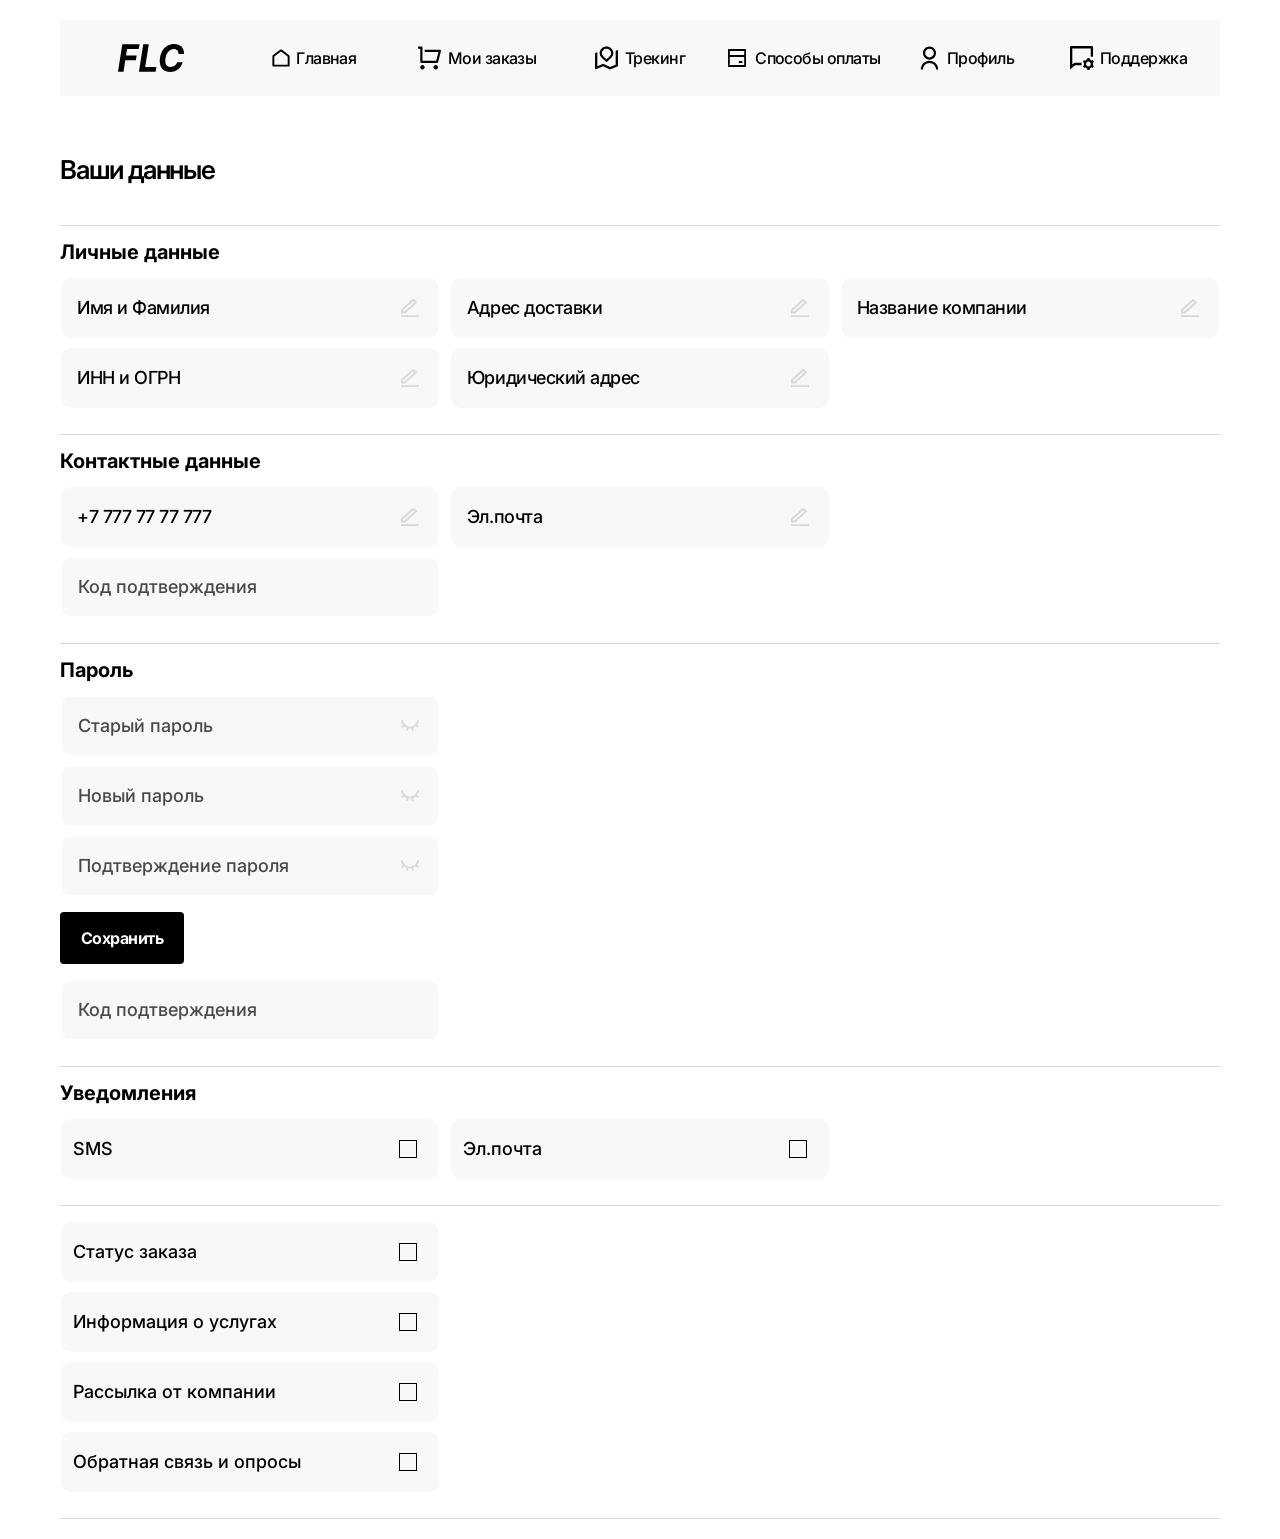
<file: profile.html>
<!--header.html-->
<!doctype html>
<html lang="en">
<head>
  <meta charset="UTF-8">
  <meta name="viewport"
        content="width=device-width, user-scalable=no, initial-scale=1.0, maximum-scale=1.0, minimum-scale=1.0">
  <meta http-equiv="X-UA-Compatible" content="ie=edge">
  <link rel="preconnect" href="https://fonts.googleapis.com">
  <link rel="preconnect" href="https://fonts.gstatic.com" crossorigin>
  <link href="https://fonts.googleapis.com/css2?family=Inter:ital,opsz,wght@0,14..32,100..900;1,14..32,100..900&display=swap" rel="stylesheet">
  <title></title>
<script defer src="js/bundle.js"></script><script defer src="js/libs.js"></script><script defer src="js/style.js"></script><link href="css/style.min.css" rel="stylesheet"></head>
<body>

<header class="header-profile">
  <div class="container">
    <div class="header-wrapper">
      <a href="/" class="logo">
        <img src="./img/logo.svg" alt="">
      </a>
      <nav class="header-nav">
        <ul class="main-menu-profile">
          <li class="home current">
            <a href="/">
              Главная
            </a>
          </li>
          <li class="orders">
            <a href="all-orders.html">
              Мои заказы
            </a>
          </li>
          <li class="tracking">
            <a href="tracking.html">
              Трекинг
            </a>
          </li>
          <li class="payment">
            <a href="payment.html">
              Способы оплаты
            </a>
          </li>
          <li class="profile">
            <a href="profile.html">
              Профиль
            </a>
          </li>
          <li class="support">
            <a href="support.html">
              Поддержка
            </a>
          </li>
        </ul>
      </nav>
      <div class="small-screens-button">
        <div class="popup-menu-btn">
          <div class="line"></div>
          <div class="line"></div>
          <div class="line"></div>
        </div>
      </div>
    </div>
  </div>
</header>

<main>




<section class="profile-section">
    <div class="container">
        <div class="row">
            <div class="col-lg-4 col-md-12 col-m-12">
                <div class="title">Ваши данные</div>
            </div>
            <div class="col-lg-8 col-md-12 col-m-12">
                <div class="form-profile">
                    <form action="">
                        <div class="form-block">
                            <div class="form-subtitle">Личные данные</div>
                            <div class="inputs-wrapper">
                                <div class="input-item">
                                    <div class="input-js">
                                        <p class="input-text">Имя и Фамилия</p>
                                        <button type="button" class="edit-button"></button>
                                        <div class="edit-form">
                                            <input type="text" class="edited-text" name="">
                                        </div>
                                    </div>
                                </div>
                                <div class="input-item">
                                    <div class="input-js">
                                        <p class="input-text">Адрес доставки</p>
                                        <button type="button" class="edit-button"></button>
                                        <div class="edit-form">
                                            <input type="text" class="edited-text" name="">
                                        </div>
                                    </div>
                                </div>
                                <div class="input-item">
                                    <div class="input-js">
                                        <p class="input-text">Название компании</p>
                                        <button type="button" class="edit-button"></button>
                                        <div class="edit-form">
                                            <input type="text" class="edited-text" name="">
                                        </div>
                                    </div>
                                </div>
                                <div class="input-item">
                                    <div class="input-js">
                                        <p class="input-text">ИНН и ОГРН</p>
                                        <button type="button" class="edit-button"></button>
                                        <div class="edit-form">
                                            <input type="text" class="edited-text" name="">
                                        </div>
                                    </div>
                                </div>
                                <div class="input-item">
                                    <div class="input-js">
                                        <p class="input-text">Юридический адрес</p>
                                        <button type="button" class="edit-button"></button>
                                        <div class="edit-form">
                                            <input type="text" class="edited-text" name="">
                                        </div>
                                    </div>
                                </div>
                            </div>
                            <div class="buttons-wrapper">
                                <div class="btn btn-black">Сохранить</div>
                                <div class="btn btn-grey">Отменить</div>
                            </div>
                        </div>
                        <div class="form-block form-block-contacts">
                            <div class="form-subtitle">Контактные данные</div>
                            <div class="inputs-wrapper">
                                <div class="input-item">
                                    <div class="input-js">
                                        <p class="input-text">+7 777 77 77 777</p>
                                        <button type="button" class="edit-button"></button>
                                        <div class="edit-form">
                                            <input type="text" class="edited-text" name="">
                                        </div>
                                    </div>
                                </div>
                                <div class="input-item">
                                    <div class="input-js">
                                        <p class="input-text">Эл.почта</p>
                                        <button type="button" class="edit-button"></button>
                                        <div class="edit-form">
                                            <input type="text" class="edited-text" name="">
                                        </div>
                                    </div>
                                </div>
                            </div>
                            <div class="buttons-wrapper">
                                <div class="btn btn-black">Сохранить</div>
                            </div>
                            <div class="inputs-wrapper">
                                <div class="input-item input-item-confirm">
                                    <input type="text" placeholder="Код подтверждения">
                                </div>
                            </div>
                        </div>
                        <div class="form-block form-block-password">
                            <div class="form-subtitle">Пароль</div>
                            <div class="inputs-wrapper">
                                <div class="input-item input-item-password">
                                    <div class="password-js">
                                        <button type="button" class="show-pass-button"></button>
                                        <input type="password" class="edited-text" placeholder="Старый пароль" name="old_password">
                                    </div>
                                </div>
                                <div class="input-item input-item-password">
                                    <div class="password-js">
                                        <button type="button" class="show-pass-button"></button>
                                        <input type="password" class="edited-text" placeholder="Новый пароль" name="new_password">
                                    </div>
                                </div>
                                <div class="input-item input-item-password">
                                    <div class="password-js">
                                        <button type="button" class="show-pass-button"></button>
                                        <input type="password" class="edited-text" placeholder="Подтверждение пароля" name="confirm_password">
                                    </div>
                                </div>
                            </div>
                            <div class="buttons-wrapper">
                                <div class="btn btn-black">Сохранить</div>
                            </div>
                            <div class="inputs-wrapper">
                                <div class="input-item input-item-confirm">
                                    <input type="text" placeholder="Код подтверждения">
                                </div>
                            </div>
                        </div>
                        <div class="form-block">
                            <div class="form-subtitle">Уведомления</div>
                            <div class="inputs-wrapper">
                                <div class="input-item input-item-checkbox">
                                    <label class="">SMS</label>
                                    <input type="checkbox">
                                </div>
                                <div class="input-item input-item-checkbox">
                                    <label class="">Эл.почта</label>
                                    <input type="checkbox">
                                </div>
                            </div>
                        </div>
                        <div class="form-block form-block-notifications">
                            <div class="inputs-wrapper">
                                <div class="input-item input-item-checkbox">
                                    <label>Статус заказа</label>
                                    <input type="checkbox">
                                </div>
                                <div class="input-item input-item-checkbox">
                                    <label>Информация о услугах</label>
                                    <input type="checkbox">
                                </div>
                                <div class="input-item input-item-checkbox">
                                    <label>Рассылка от компании</label>
                                    <input type="checkbox">
                                </div>
                                <div class="input-item input-item-checkbox">
                                    <label>Обратная связь и опросы</label>
                                    <input type="checkbox">
                                </div>
                            </div>
                        </div>
                    </form>
                </div>
            </div>
        </div>
    </div>
</section>

<!--footer.html-->
</main>

<footer class="footer">
    <div class="container">

    </div>
</footer>


<div class="modal-dialog modal-dialog-centered modal-details">
    <div class="modal-content">
        <div class="modal-body">
            <button type="button" class="modal-close d-none d-xl-inline-block" data-dismiss="modal" aria-label="Close">
                <span aria-hidden="true">×</span>
            </button>
            <div class="order-details-wrapper">
                <div class="title">ID-89214323456</div>
                <div class="details-item">
                    <div class="subtitle">Информация о заказе</div>
                    <div class="details-table">
                        <div class="detail">
                            <div class="detail-name">Статус заказа</div>
                            <div class="detail-status">В пути</div>
                        </div>
                        <div class="detail">
                            <div class="detail-name">Магазин партнер</div>
                            <div class="detail-status">ETech</div>
                        </div>
                        <div class="detail">
                            <div class="detail-name">Магазин партнер</div>
                            <div class="detail-status">ETech</div>
                        </div>
                        <div class="detail">
                            <div class="detail-name">Магазин партнер</div>
                            <div class="detail-status">ETech</div>
                        </div>
                        <div class="detail">
                            <div class="detail-name">Магазин партнер</div>
                            <div class="detail-status">ETech</div>
                        </div>
                        <div class="detail">
                            <div class="detail-name">Магазин партнер</div>
                            <div class="detail-status">ETech</div>
                        </div>
                        <div class="detail">
                            <div class="detail-name">Магазин партнер</div>
                            <div class="detail-status">ETech</div>
                        </div>
                        <div class="detail">
                            <div class="detail-name">Магазин партнер</div>
                            <div class="detail-status">ETech</div>
                        </div>
                    </div>
                </div>
                <div class="details-item">
                    <div class="subtitle">Информация о заказе</div>
                    <div class="details-table">
                        <div class="detail">
                            <div class="detail-name">Статус заказа</div>
                            <div class="detail-status">В пути</div>
                        </div>
                        <div class="detail">
                            <div class="detail-name">Магазин партнер</div>
                            <div class="detail-status">ETech</div>
                        </div>
                        <div class="detail">
                            <div class="detail-name">Магазин партнер</div>
                            <div class="detail-status">ETech</div>
                        </div>
                        <div class="detail">
                            <div class="detail-name">Магазин партнер</div>
                            <div class="detail-status">ETech</div>
                        </div>
                        <div class="detail">
                            <div class="detail-name">Магазин партнер</div>
                            <div class="detail-status">ETech</div>
                        </div>
                        <div class="detail">
                            <div class="detail-name">Магазин партнер</div>
                            <div class="detail-status">ETech</div>
                        </div>
                        <div class="detail">
                            <div class="detail-name">Магазин партнер</div>
                            <div class="detail-status">ETech</div>
                        </div>
                        <div class="detail">
                            <div class="detail-name">Магазин партнер</div>
                            <div class="detail-status">ETech</div>
                        </div>
                    </div>
                </div>
                <div class="details-item">
                    <div class="subtitle">Информация о заказе</div>
                    <div class="details-table">
                        <div class="detail">
                            <div class="detail-name">Статус заказа</div>
                            <div class="detail-status">В пути</div>
                        </div>
                        <div class="detail">
                            <div class="detail-name">Магазин партнер</div>
                            <div class="detail-status">ETech</div>
                        </div>
                        <div class="detail">
                            <div class="detail-name">Магазин партнер</div>
                            <div class="detail-status">ETech</div>
                        </div>
                        <div class="detail">
                            <div class="detail-name">Магазин партнер</div>
                            <div class="detail-status">ETech</div>
                        </div>
                        <div class="detail">
                            <div class="detail-name">Магазин партнер</div>
                            <div class="detail-status">ETech</div>
                        </div>
                        <div class="detail">
                            <div class="detail-name">Магазин партнер</div>
                            <div class="detail-status">ETech</div>
                        </div>
                        <div class="detail">
                            <div class="detail-name">Магазин партнер</div>
                            <div class="detail-status">ETech</div>
                        </div>
                        <div class="detail">
                            <div class="detail-name">Магазин партнер</div>
                            <div class="detail-status">ETech</div>
                        </div>
                    </div>
                </div>
                <div class="order-repeat">
                    <a href="#" class="btn btn-black">Повторить</a>
                    <p>Нажмите на кнопку “Повторить”, если хотите повторить заказ.</p>
                </div>
            </div>
        </div>
    </div>
</div>

</body>
</html>
</file>
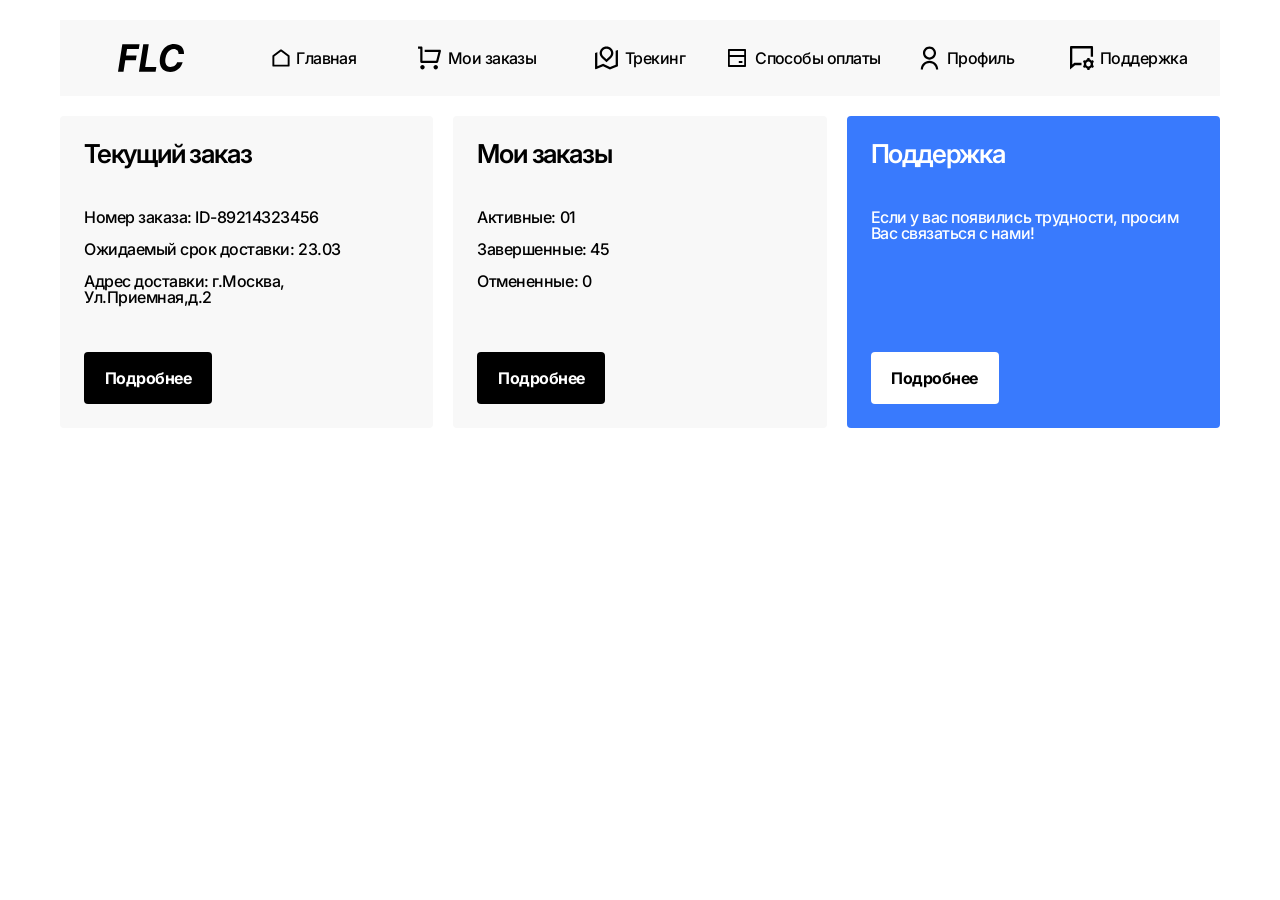
<file: support.html>
<!--header.html-->
<!doctype html>
<html lang="en">
<head>
  <meta charset="UTF-8">
  <meta name="viewport"
        content="width=device-width, user-scalable=no, initial-scale=1.0, maximum-scale=1.0, minimum-scale=1.0">
  <meta http-equiv="X-UA-Compatible" content="ie=edge">
  <link rel="preconnect" href="https://fonts.googleapis.com">
  <link rel="preconnect" href="https://fonts.gstatic.com" crossorigin>
  <link href="https://fonts.googleapis.com/css2?family=Inter:ital,opsz,wght@0,14..32,100..900;1,14..32,100..900&display=swap" rel="stylesheet">
  <title></title>
<script defer src="js/bundle.js"></script><script defer src="js/libs.js"></script><script defer src="js/style.js"></script><link href="css/style.min.css" rel="stylesheet"></head>
<body>

<header class="header-profile">
  <div class="container">
    <div class="header-wrapper">
      <a href="/" class="logo">
        <img src="./img/logo.svg" alt="">
      </a>
      <nav class="header-nav">
        <ul class="main-menu-profile">
          <li class="home current">
            <a href="/">
              Главная
            </a>
          </li>
          <li class="orders">
            <a href="all-orders.html">
              Мои заказы
            </a>
          </li>
          <li class="tracking">
            <a href="tracking.html">
              Трекинг
            </a>
          </li>
          <li class="payment">
            <a href="payment.html">
              Способы оплаты
            </a>
          </li>
          <li class="profile">
            <a href="profile.html">
              Профиль
            </a>
          </li>
          <li class="support">
            <a href="support.html">
              Поддержка
            </a>
          </li>
        </ul>
      </nav>
      <div class="small-screens-button">
        <div class="popup-menu-btn">
          <div class="line"></div>
          <div class="line"></div>
          <div class="line"></div>
        </div>
      </div>
    </div>
  </div>
</header>

<main>




<section class="account-wrapper">
    <div class="container">
        <div class="row">
            <div class="col-lg-4 col-md-12 col-m-12">
                <div class="card-wrapper">
                    <div class="title">
                        Текущий заказ
                    </div>
                    <div class="text-item">Номер заказа: ID-89214323456</div>
                    <div class="text-item">Ожидаемый срок доставки: 23.03</div>
                    <div class="text-item">Адрес доставки: г.Москва, Ул.Приемная,д.2</div>
                    <a href="current-order.html" class="btn btn-black">Подробнее</a>
                </div>
            </div>
            <div class="col-lg-4 col-md-12 col-m-12">
                <div class="card-wrapper">
                    <div class="title">
                        Мои заказы
                    </div>
                    <div class="text-item">Активные: <span>01</span></div>
                    <div class="text-item">Завершенные: <span>45</span></div>
                    <div class="text-item">Отмененные: <span>0</span></div>
                    <a href="all-orders.html" class="btn btn-black">Подробнее</a>
                </div>
            </div>
            <div class="col-lg-4 col-md-12 col-m-12">
                <div class="card-wrapper current">
                    <div class="title">
                        Поддержка
                    </div>
                    <div class="text-item">Если у вас появились трудности, просим Вас связаться с нами!</div>
                    <a href="support.html" class="btn btn-black">Подробнее</a>
                </div>
            </div>
        </div>
    </div>
</section>

<!--footer.html-->
</main>

<footer class="footer">
    <div class="container">

    </div>
</footer>


<div class="modal-dialog modal-dialog-centered modal-details">
    <div class="modal-content">
        <div class="modal-body">
            <button type="button" class="modal-close d-none d-xl-inline-block" data-dismiss="modal" aria-label="Close">
                <span aria-hidden="true">×</span>
            </button>
            <div class="order-details-wrapper">
                <div class="title">ID-89214323456</div>
                <div class="details-item">
                    <div class="subtitle">Информация о заказе</div>
                    <div class="details-table">
                        <div class="detail">
                            <div class="detail-name">Статус заказа</div>
                            <div class="detail-status">В пути</div>
                        </div>
                        <div class="detail">
                            <div class="detail-name">Магазин партнер</div>
                            <div class="detail-status">ETech</div>
                        </div>
                        <div class="detail">
                            <div class="detail-name">Магазин партнер</div>
                            <div class="detail-status">ETech</div>
                        </div>
                        <div class="detail">
                            <div class="detail-name">Магазин партнер</div>
                            <div class="detail-status">ETech</div>
                        </div>
                        <div class="detail">
                            <div class="detail-name">Магазин партнер</div>
                            <div class="detail-status">ETech</div>
                        </div>
                        <div class="detail">
                            <div class="detail-name">Магазин партнер</div>
                            <div class="detail-status">ETech</div>
                        </div>
                        <div class="detail">
                            <div class="detail-name">Магазин партнер</div>
                            <div class="detail-status">ETech</div>
                        </div>
                        <div class="detail">
                            <div class="detail-name">Магазин партнер</div>
                            <div class="detail-status">ETech</div>
                        </div>
                    </div>
                </div>
                <div class="details-item">
                    <div class="subtitle">Информация о заказе</div>
                    <div class="details-table">
                        <div class="detail">
                            <div class="detail-name">Статус заказа</div>
                            <div class="detail-status">В пути</div>
                        </div>
                        <div class="detail">
                            <div class="detail-name">Магазин партнер</div>
                            <div class="detail-status">ETech</div>
                        </div>
                        <div class="detail">
                            <div class="detail-name">Магазин партнер</div>
                            <div class="detail-status">ETech</div>
                        </div>
                        <div class="detail">
                            <div class="detail-name">Магазин партнер</div>
                            <div class="detail-status">ETech</div>
                        </div>
                        <div class="detail">
                            <div class="detail-name">Магазин партнер</div>
                            <div class="detail-status">ETech</div>
                        </div>
                        <div class="detail">
                            <div class="detail-name">Магазин партнер</div>
                            <div class="detail-status">ETech</div>
                        </div>
                        <div class="detail">
                            <div class="detail-name">Магазин партнер</div>
                            <div class="detail-status">ETech</div>
                        </div>
                        <div class="detail">
                            <div class="detail-name">Магазин партнер</div>
                            <div class="detail-status">ETech</div>
                        </div>
                    </div>
                </div>
                <div class="details-item">
                    <div class="subtitle">Информация о заказе</div>
                    <div class="details-table">
                        <div class="detail">
                            <div class="detail-name">Статус заказа</div>
                            <div class="detail-status">В пути</div>
                        </div>
                        <div class="detail">
                            <div class="detail-name">Магазин партнер</div>
                            <div class="detail-status">ETech</div>
                        </div>
                        <div class="detail">
                            <div class="detail-name">Магазин партнер</div>
                            <div class="detail-status">ETech</div>
                        </div>
                        <div class="detail">
                            <div class="detail-name">Магазин партнер</div>
                            <div class="detail-status">ETech</div>
                        </div>
                        <div class="detail">
                            <div class="detail-name">Магазин партнер</div>
                            <div class="detail-status">ETech</div>
                        </div>
                        <div class="detail">
                            <div class="detail-name">Магазин партнер</div>
                            <div class="detail-status">ETech</div>
                        </div>
                        <div class="detail">
                            <div class="detail-name">Магазин партнер</div>
                            <div class="detail-status">ETech</div>
                        </div>
                        <div class="detail">
                            <div class="detail-name">Магазин партнер</div>
                            <div class="detail-status">ETech</div>
                        </div>
                    </div>
                </div>
                <div class="order-repeat">
                    <a href="#" class="btn btn-black">Повторить</a>
                    <p>Нажмите на кнопку “Повторить”, если хотите повторить заказ.</p>
                </div>
            </div>
        </div>
    </div>
</div>

</body>
</html>
</file>
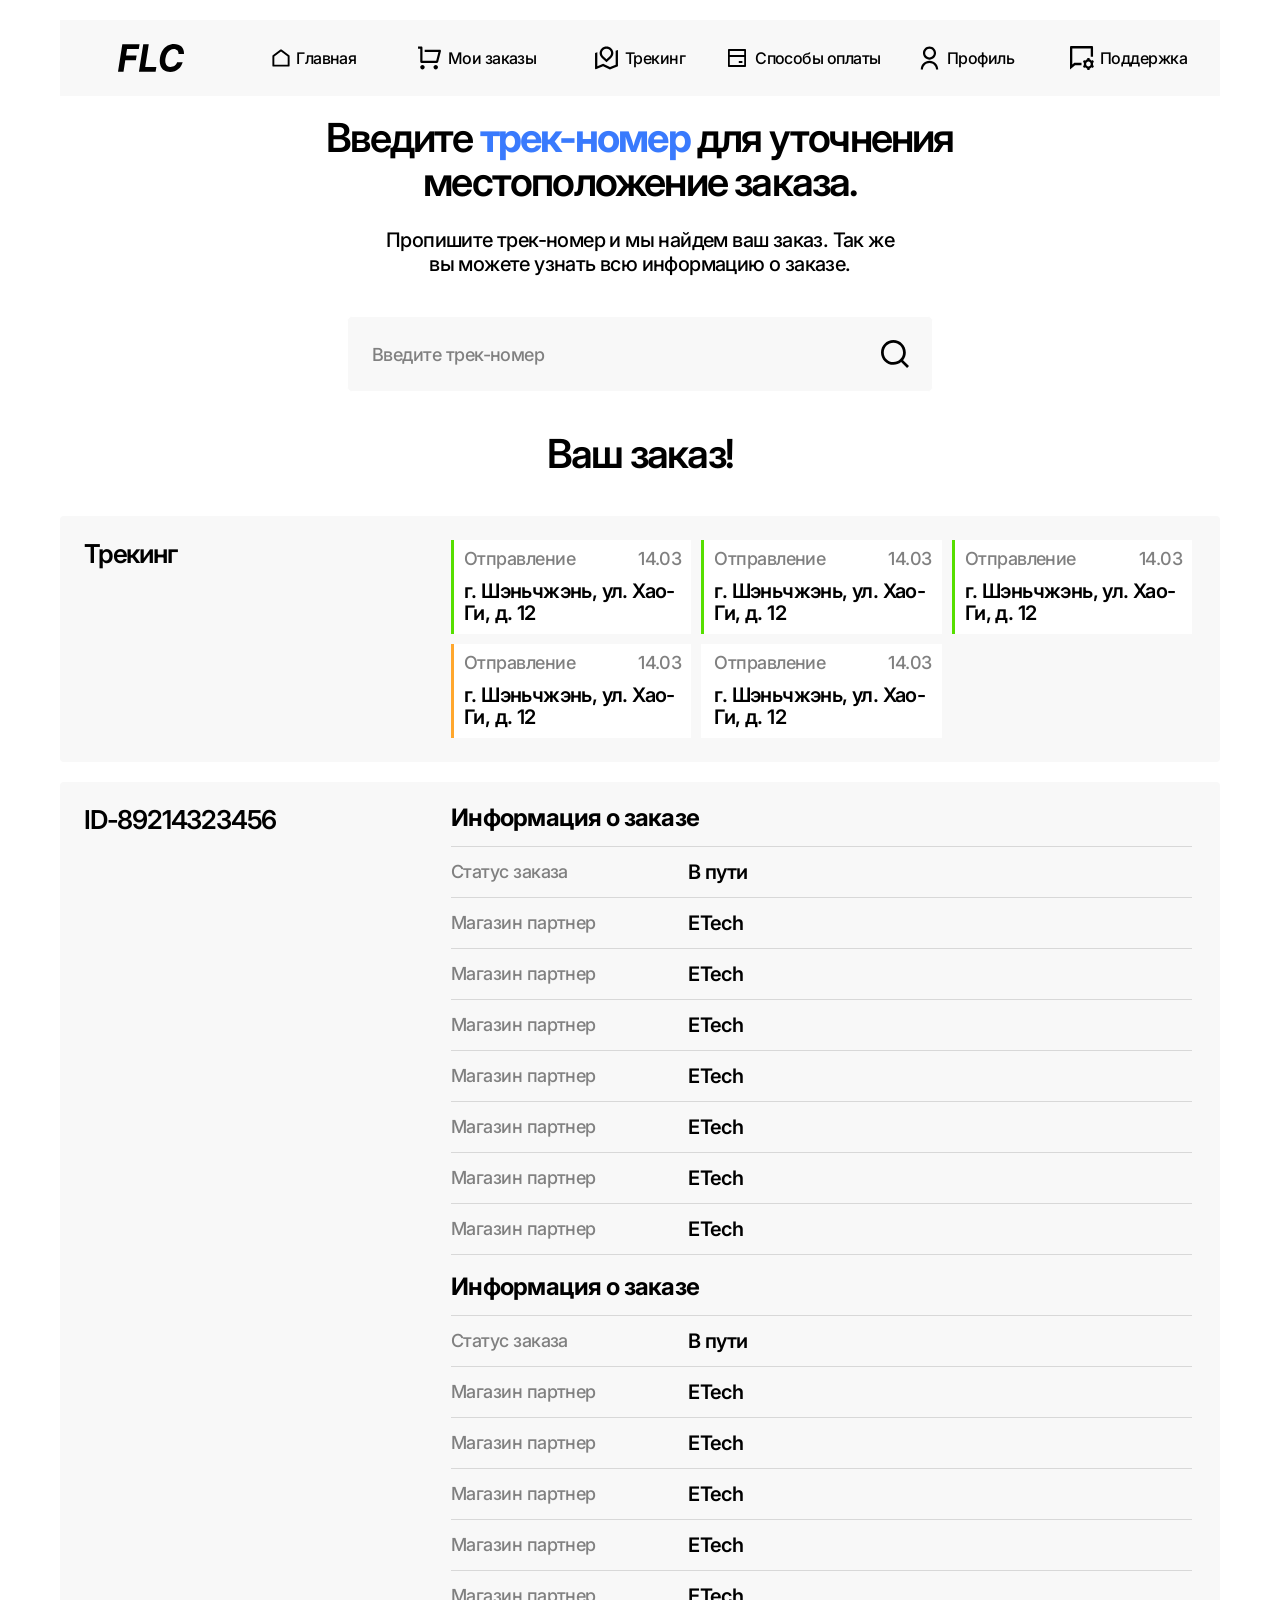
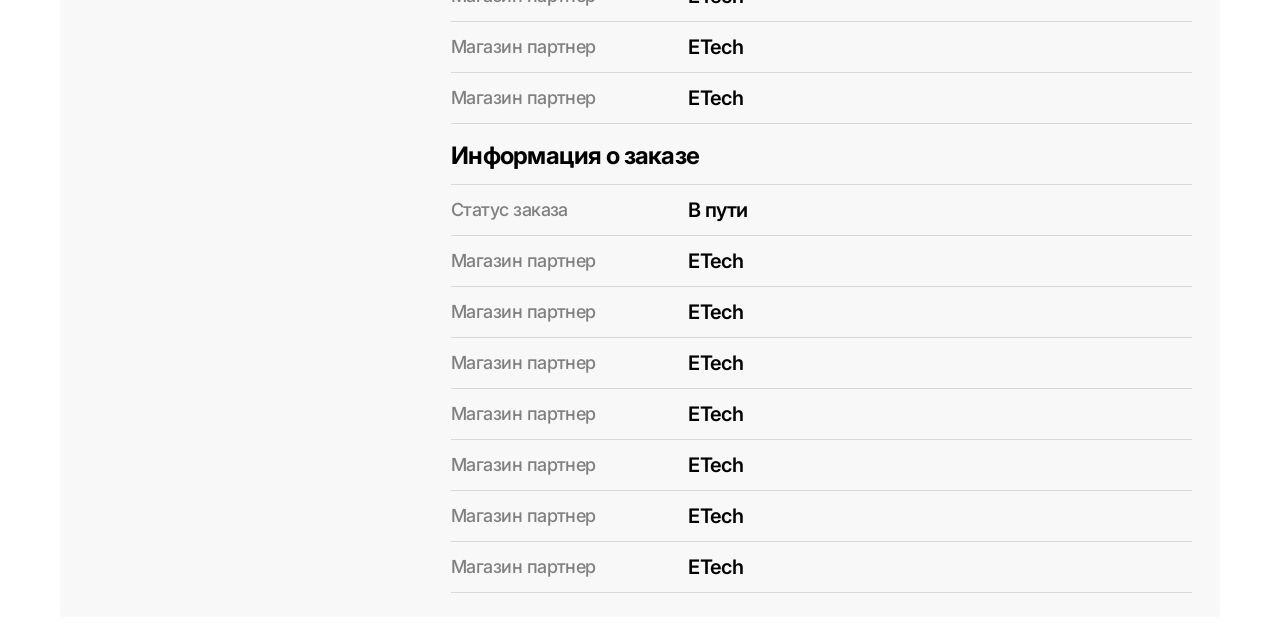
<file: tracking.html>
<!--header.html-->
<!doctype html>
<html lang="en">
<head>
  <meta charset="UTF-8">
  <meta name="viewport"
        content="width=device-width, user-scalable=no, initial-scale=1.0, maximum-scale=1.0, minimum-scale=1.0">
  <meta http-equiv="X-UA-Compatible" content="ie=edge">
  <link rel="preconnect" href="https://fonts.googleapis.com">
  <link rel="preconnect" href="https://fonts.gstatic.com" crossorigin>
  <link href="https://fonts.googleapis.com/css2?family=Inter:ital,opsz,wght@0,14..32,100..900;1,14..32,100..900&display=swap" rel="stylesheet">
  <title></title>
<script defer src="js/bundle.js"></script><script defer src="js/libs.js"></script><script defer src="js/style.js"></script><link href="css/style.min.css" rel="stylesheet"></head>
<body>

<header class="header-profile">
  <div class="container">
    <div class="header-wrapper">
      <a href="/" class="logo">
        <img src="./img/logo.svg" alt="">
      </a>
      <nav class="header-nav">
        <ul class="main-menu-profile">
          <li class="home current">
            <a href="/">
              Главная
            </a>
          </li>
          <li class="orders">
            <a href="all-orders.html">
              Мои заказы
            </a>
          </li>
          <li class="tracking">
            <a href="tracking.html">
              Трекинг
            </a>
          </li>
          <li class="payment">
            <a href="payment.html">
              Способы оплаты
            </a>
          </li>
          <li class="profile">
            <a href="profile.html">
              Профиль
            </a>
          </li>
          <li class="support">
            <a href="support.html">
              Поддержка
            </a>
          </li>
        </ul>
      </nav>
      <div class="small-screens-button">
        <div class="popup-menu-btn">
          <div class="line"></div>
          <div class="line"></div>
          <div class="line"></div>
        </div>
      </div>
    </div>
  </div>
</header>

<main>






<section class="tracking-section">
    <div class="container">
        <div class="title-wrapper">
            <div class="title-big">Введите <strong>трек-номер</strong> для уточнения местоположение заказа.</div>
        </div>
        <div class="description">
            <p>Пропишите трек-номер и мы найдем ваш заказ. Так же вы можете узнать всю информацию о заказе.</p>
        </div>
        <div class="search-wrapper">
            <form action="#" method="get">
                <button class="search-btn" type="submit"></button>
                <input role="search" type="search" placeholder="Введите трек-номер, или дату отправления заказа.">
            </form>
        </div>
        <div class="order-inner">
            <div class="title-big">Ваш заказ!</div>
            <div class="order-tracking">
                <div class="title">Трекинг</div>
                <div class="track-statuses">
                    <div class="track-status sending">
                        <div class="track-top">
                            <div class="track-name">Отправление</div>
                            <div class="track-date">14.03</div>
                        </div>
                        <div class="track-description">г. Шэньчжэнь, ул. Хао-Ги, д. 12</div>
                    </div>
                    <div class="track-status sending">
                        <div class="track-top">
                            <div class="track-name">Отправление</div>
                            <div class="track-date">14.03</div>
                        </div>
                        <div class="track-description">г. Шэньчжэнь, ул. Хао-Ги, д. 12</div>
                    </div>
                    <div class="track-status sending">
                        <div class="track-top">
                            <div class="track-name">Отправление</div>
                            <div class="track-date">14.03</div>
                        </div>
                        <div class="track-description">г. Шэньчжэнь, ул. Хао-Ги, д. 12</div>
                    </div>
                    <div class="track-status delay">
                        <div class="track-top">
                            <div class="track-name">Отправление</div>
                            <div class="track-date">14.03</div>
                        </div>
                        <div class="track-description">г. Шэньчжэнь, ул. Хао-Ги, д. 12</div>
                    </div>
                    <div class="track-status">
                        <div class="track-top">
                            <div class="track-name">Отправление</div>
                            <div class="track-date">14.03</div>
                        </div>
                        <div class="track-description">г. Шэньчжэнь, ул. Хао-Ги, д. 12</div>
                    </div>
                </div>
            </div>
            <div class="order-details">
                <div class="title">ID-89214323456</div>
                <div class="order-details-wrapper">
                    <div class="details-item">
                        <div class="subtitle">Информация о заказе</div>
                        <div class="details-table">
                            <div class="detail">
                                <div class="detail-name">Статус заказа</div>
                                <div class="detail-status">В пути</div>
                            </div>
                            <div class="detail">
                                <div class="detail-name">Магазин партнер</div>
                                <div class="detail-status">ETech</div>
                            </div>
                            <div class="detail">
                                <div class="detail-name">Магазин партнер</div>
                                <div class="detail-status">ETech</div>
                            </div>
                            <div class="detail">
                                <div class="detail-name">Магазин партнер</div>
                                <div class="detail-status">ETech</div>
                            </div>
                            <div class="detail">
                                <div class="detail-name">Магазин партнер</div>
                                <div class="detail-status">ETech</div>
                            </div>
                            <div class="detail">
                                <div class="detail-name">Магазин партнер</div>
                                <div class="detail-status">ETech</div>
                            </div>
                            <div class="detail">
                                <div class="detail-name">Магазин партнер</div>
                                <div class="detail-status">ETech</div>
                            </div>
                            <div class="detail">
                                <div class="detail-name">Магазин партнер</div>
                                <div class="detail-status">ETech</div>
                            </div>
                        </div>
                    </div>
                    <div class="details-item">
                        <div class="subtitle">Информация о заказе</div>
                        <div class="details-table">
                            <div class="detail">
                                <div class="detail-name">Статус заказа</div>
                                <div class="detail-status">В пути</div>
                            </div>
                            <div class="detail">
                                <div class="detail-name">Магазин партнер</div>
                                <div class="detail-status">ETech</div>
                            </div>
                            <div class="detail">
                                <div class="detail-name">Магазин партнер</div>
                                <div class="detail-status">ETech</div>
                            </div>
                            <div class="detail">
                                <div class="detail-name">Магазин партнер</div>
                                <div class="detail-status">ETech</div>
                            </div>
                            <div class="detail">
                                <div class="detail-name">Магазин партнер</div>
                                <div class="detail-status">ETech</div>
                            </div>
                            <div class="detail">
                                <div class="detail-name">Магазин партнер</div>
                                <div class="detail-status">ETech</div>
                            </div>
                            <div class="detail">
                                <div class="detail-name">Магазин партнер</div>
                                <div class="detail-status">ETech</div>
                            </div>
                            <div class="detail">
                                <div class="detail-name">Магазин партнер</div>
                                <div class="detail-status">ETech</div>
                            </div>
                        </div>
                    </div>
                    <div class="details-item">
                        <div class="subtitle">Информация о заказе</div>
                        <div class="details-table">
                            <div class="detail">
                                <div class="detail-name">Статус заказа</div>
                                <div class="detail-status">В пути</div>
                            </div>
                            <div class="detail">
                                <div class="detail-name">Магазин партнер</div>
                                <div class="detail-status">ETech</div>
                            </div>
                            <div class="detail">
                                <div class="detail-name">Магазин партнер</div>
                                <div class="detail-status">ETech</div>
                            </div>
                            <div class="detail">
                                <div class="detail-name">Магазин партнер</div>
                                <div class="detail-status">ETech</div>
                            </div>
                            <div class="detail">
                                <div class="detail-name">Магазин партнер</div>
                                <div class="detail-status">ETech</div>
                            </div>
                            <div class="detail">
                                <div class="detail-name">Магазин партнер</div>
                                <div class="detail-status">ETech</div>
                            </div>
                            <div class="detail">
                                <div class="detail-name">Магазин партнер</div>
                                <div class="detail-status">ETech</div>
                            </div>
                            <div class="detail">
                                <div class="detail-name">Магазин партнер</div>
                                <div class="detail-status">ETech</div>
                            </div>
                        </div>
                    </div>
                </div>
            </div>
        </div>
    </div>
</section>




<!--footer.html-->
</main>

<footer class="footer">
    <div class="container">

    </div>
</footer>


<div class="modal-dialog modal-dialog-centered modal-details">
    <div class="modal-content">
        <div class="modal-body">
            <button type="button" class="modal-close d-none d-xl-inline-block" data-dismiss="modal" aria-label="Close">
                <span aria-hidden="true">×</span>
            </button>
            <div class="order-details-wrapper">
                <div class="title">ID-89214323456</div>
                <div class="details-item">
                    <div class="subtitle">Информация о заказе</div>
                    <div class="details-table">
                        <div class="detail">
                            <div class="detail-name">Статус заказа</div>
                            <div class="detail-status">В пути</div>
                        </div>
                        <div class="detail">
                            <div class="detail-name">Магазин партнер</div>
                            <div class="detail-status">ETech</div>
                        </div>
                        <div class="detail">
                            <div class="detail-name">Магазин партнер</div>
                            <div class="detail-status">ETech</div>
                        </div>
                        <div class="detail">
                            <div class="detail-name">Магазин партнер</div>
                            <div class="detail-status">ETech</div>
                        </div>
                        <div class="detail">
                            <div class="detail-name">Магазин партнер</div>
                            <div class="detail-status">ETech</div>
                        </div>
                        <div class="detail">
                            <div class="detail-name">Магазин партнер</div>
                            <div class="detail-status">ETech</div>
                        </div>
                        <div class="detail">
                            <div class="detail-name">Магазин партнер</div>
                            <div class="detail-status">ETech</div>
                        </div>
                        <div class="detail">
                            <div class="detail-name">Магазин партнер</div>
                            <div class="detail-status">ETech</div>
                        </div>
                    </div>
                </div>
                <div class="details-item">
                    <div class="subtitle">Информация о заказе</div>
                    <div class="details-table">
                        <div class="detail">
                            <div class="detail-name">Статус заказа</div>
                            <div class="detail-status">В пути</div>
                        </div>
                        <div class="detail">
                            <div class="detail-name">Магазин партнер</div>
                            <div class="detail-status">ETech</div>
                        </div>
                        <div class="detail">
                            <div class="detail-name">Магазин партнер</div>
                            <div class="detail-status">ETech</div>
                        </div>
                        <div class="detail">
                            <div class="detail-name">Магазин партнер</div>
                            <div class="detail-status">ETech</div>
                        </div>
                        <div class="detail">
                            <div class="detail-name">Магазин партнер</div>
                            <div class="detail-status">ETech</div>
                        </div>
                        <div class="detail">
                            <div class="detail-name">Магазин партнер</div>
                            <div class="detail-status">ETech</div>
                        </div>
                        <div class="detail">
                            <div class="detail-name">Магазин партнер</div>
                            <div class="detail-status">ETech</div>
                        </div>
                        <div class="detail">
                            <div class="detail-name">Магазин партнер</div>
                            <div class="detail-status">ETech</div>
                        </div>
                    </div>
                </div>
                <div class="details-item">
                    <div class="subtitle">Информация о заказе</div>
                    <div class="details-table">
                        <div class="detail">
                            <div class="detail-name">Статус заказа</div>
                            <div class="detail-status">В пути</div>
                        </div>
                        <div class="detail">
                            <div class="detail-name">Магазин партнер</div>
                            <div class="detail-status">ETech</div>
                        </div>
                        <div class="detail">
                            <div class="detail-name">Магазин партнер</div>
                            <div class="detail-status">ETech</div>
                        </div>
                        <div class="detail">
                            <div class="detail-name">Магазин партнер</div>
                            <div class="detail-status">ETech</div>
                        </div>
                        <div class="detail">
                            <div class="detail-name">Магазин партнер</div>
                            <div class="detail-status">ETech</div>
                        </div>
                        <div class="detail">
                            <div class="detail-name">Магазин партнер</div>
                            <div class="detail-status">ETech</div>
                        </div>
                        <div class="detail">
                            <div class="detail-name">Магазин партнер</div>
                            <div class="detail-status">ETech</div>
                        </div>
                        <div class="detail">
                            <div class="detail-name">Магазин партнер</div>
                            <div class="detail-status">ETech</div>
                        </div>
                    </div>
                </div>
                <div class="order-repeat">
                    <a href="#" class="btn btn-black">Повторить</a>
                    <p>Нажмите на кнопку “Повторить”, если хотите повторить заказ.</p>
                </div>
            </div>
        </div>
    </div>
</div>

</body>
</html>
</file>
<file: css/style.min.css>
html{font-size:100%;box-sizing:border-box}*,*::before,*::after{box-sizing:inherit}body,h1,h2,h3,h4,p,figure,blockquote,dl,dd{margin:0}ul[role=list],ol[role=list]{list-style:none}html:focus-within{scroll-behavior:smooth}body{min-height:100vh;text-rendering:optimizeSpeed;line-height:1.5}a:not([class]){-webkit-text-decoration-skip:ink;text-decoration-skip-ink:auto}img,picture{max-width:100%;display:block}input,button,textarea,select{font:inherit}@media(prefers-reduced-motion: reduce){html:focus-within{scroll-behavior:auto}*,*::before,*::after{animation-duration:.01ms !important;animation-iteration-count:1 !important;transition-duration:.01ms !important;scroll-behavior:auto !important}}button{border:none;outline:none;box-shadow:none}*{font-family:"Inter";color:#000}a{transition:.3s;text-decoration:none}p{font-size:16px;font-style:normal;font-weight:500;line-height:100%;letter-spacing:-0.48px}h2,.h2{color:#000;text-align:center;font-size:40px;font-weight:600;line-height:100%;letter-spacing:-1.2px;text-transform:uppercase}.title-wrapper{width:100%;margin-bottom:30px}.title-wrapper h2{margin-bottom:15px}.title-description{width:100%}.title-description p{color:#000;text-align:center;font-size:24px;font-weight:500;line-height:120%;letter-spacing:-0.72px;margin:0 auto}.title-description p strong{color:#397afd;font-weight:inherit}.title{font-size:40px;font-style:normal;font-weight:600;line-height:110%;letter-spacing:-1.2px;margin-bottom:40px;width:100%}.title-big{text-align:center;font-size:60px;font-weight:600;line-height:110%;letter-spacing:-1.8px;width:100%;margin-bottom:40px}.title-big strong{color:#397afd}.subtitle{font-size:24px;font-weight:700;line-height:100%;letter-spacing:-0.72px;margin-bottom:16px}@media(max-width: 1600px){.title{font-size:32px}}@media(max-width: 1440px){.title{font-size:26px}.title-big{font-size:40px}}@media(max-width: 1024px){.title{font-size:22px}.title-big{font-size:30px}.subtitle{font-size:20px}}@media(max-width: 600px){.title-big{font-size:45px;letter-spacing:-1.35px;word-wrap:break-word}.title{font-size:40px;letter-spacing:-1.2px}.subtitle{margin-bottom:12px}h2,.h2{font-size:30px;line-height:120%;letter-spacing:-0.9px;font-weight:500}.title-description p{font-size:18px;line-height:120%;letter-spacing:-0.54px}}button{cursor:pointer}body::-webkit-scrollbar{width:6px}body::-webkit-scrollbar-track{background:#f8f8f8}body::-webkit-scrollbar-thumb{background-color:#397afd;border-radius:20px;border:3px solid #397afd}body:has(#wpadminbar) header{top:20px}main{padding-top:116px}section{margin:120px 0}section:first-child{margin-top:0}.sr-only{position:absolute;width:1px;height:1px;padding:0;margin:-1px;overflow:hidden;clip:rect(0, 0, 0, 0);white-space:nowrap;border:0}.button-wrapper{display:flex;flex-wrap:wrap;justify-content:center;margin-top:30px}.card-wrapper{background-color:#f8f8f8;padding:24px;border-radius:4px;display:flex;flex-direction:column;height:312px}.card-wrapper .title{margin-bottom:40px}.card-wrapper .text-item{font-size:16px;font-style:normal;font-weight:500;line-height:100%;letter-spacing:-0.48px;margin-bottom:16px}.card-wrapper .text-item span{color:inherit}.card-wrapper .text-item:last-of-type{margin-bottom:0}.card-wrapper .btn{margin-top:auto;max-width:128px}.card-wrapper.current{background-color:#397afd}.card-wrapper.current .title{color:#fff}.card-wrapper.current .text-item{color:#fff}.card-wrapper.current .btn-black{background-color:#fff;color:#000}.card-wrapper.current .btn-black:hover{background-color:#000;color:#fff}.search-wrapper{max-width:586px;width:100%;margin:0 auto}.search-wrapper form{width:100%;position:relative;display:flex;align-items:center}.search-wrapper .search-btn{display:block;position:absolute;right:24px;background-repeat:no-repeat;background-position:center;background-size:contain;width:28px;height:28px;background-image:url(../img/icons/search-ico.svg);background-color:rgba(0,0,0,0)}.search-wrapper input[type=search]{height:76px;padding:0 64px 0 24px;font-size:18px;font-style:normal;font-weight:500;line-height:100%;letter-spacing:-0.54px;background-color:#f8f8f8}.search-wrapper input[type=search]::-moz-placeholder{font-size:18px;font-style:normal;font-weight:500;line-height:100%;letter-spacing:-0.54px;color:gray}.search-wrapper input[type=search]::placeholder{font-size:18px;font-style:normal;font-weight:500;line-height:100%;letter-spacing:-0.54px;color:gray}@media(max-width: 1024px){main{padding-top:88px}section{margin:80px 0}}@media(max-width: 600px){main{padding-top:106px}.search-wrapper .search-btn{width:20px;height:20px}.search-wrapper input[type=search]{font-size:16px}.search-wrapper input[type=search]::-moz-placeholder{font-size:16px}.search-wrapper input[type=search]::placeholder{font-size:16px}.card-wrapper .title{font-size:35px}}.container{margin:0 auto;display:flex;flex-wrap:wrap;max-width:1920px;width:100%;padding:0 60px}.container-fluid{max-width:100%;width:100%}.d-flex{display:flex;flex-wrap:wrap}.justify-between{justify-content:space-between}.flex-column{flex-direction:column}.row{display:flex;margin:0 -10px;width:calc(100% + 20px);flex-wrap:wrap}[class*=col-]{padding:0 10px}.col-lg-1{width:8.33333333%}.col-lg-2{width:16.66666667%}.col-lg-3{width:25%}.col-lg-4{width:33.33333333%}.col-lg-5{width:41.66666667%}.col-lg-6{width:50%}.col-lg-7{width:58.33333333%}.col-lg-8{width:66.66666667%}.col-lg-9{width:75%}.col-lg-10{width:83.33333333%}.col-lg-11{width:91.66666667%}.col-lg-12{width:100%}@media(max-width: 1024px){.col-md-1{width:8.33333333%}.col-md-2{width:16.66666667%}.col-md-3{width:25%}.col-md-4{width:33.33333333%}.col-md-5{width:41.66666667%}.col-md-6{width:50%}.col-md-7{width:58.33333333%}.col-md-8{width:66.66666667%}.col-md-9{width:75%}.col-md-10{width:83.33333333%}.col-md-11{width:91.66666667%}.col-md-12{width:100%}.container{padding:0 24px}}@media(max-width: 600px){.col-m-1{width:8.33333333%}.col-m-2{width:16.66666667%}.col-m-3{width:25%}.col-m-4{width:33.33333333%}.col-m-5{width:41.66666667%}.col-m-6{width:50%}.col-m-7{width:58.33333333%}.col-m-8{width:66.66666667%}.col-m-9{width:75%}.col-m-10{width:83.33333333%}.col-m-11{width:91.66666667%}.col-m-12{width:100%}.container{padding:0 20px}}body{visibility .3s;background-color:#fff}body.visible{visibility:visible;opacity:1;background-color:rgba(0,0,0,0)}.preloader{position:fixed;top:0;left:0;width:100%;height:100%;background:#fff;display:flex;justify-content:center;align-items:center;z-index:999999;opacity:1;transition:opacity .5s ease}.preloader--hidden{opacity:0;pointer-events:none}.preloader__spinner{width:50px;height:50px;border:5px solid #f3f3f3;border-top:5px solid #3498db;border-radius:50%;animation:spin 1s linear infinite}@keyframes spin{0%{transform:rotate(0deg)}100%{transform:rotate(360deg)}}.btn{display:flex;align-items:center;justify-content:center;max-width:585px;width:100%;height:52px;transition:.3s;border-radius:4px;font-weight:700;font-size:16px;line-height:100%;letter-spacing:-0.48px}.btn-black{color:#fff;background-color:#000}.btn-black:hover{background-color:#397afd}.btn-bordered{color:#000;border:1px solid #000}.btn-blue{background-color:#397afd;color:#fff;max-width:254px}.btn-blue:hover{background-color:#000}@media(max-width: 600px){.btn{max-width:100%;width:100%}}input{border:1px solid #fff;height:69px;padding:0 26px;background-color:rgba(0,0,0,0);max-width:100%;width:100%;font-size:16px;font-weight:500;line-height:19px;color:#000;border-radius:5px;outline:none}input::-moz-placeholder{font-size:16px;font-weight:500;line-height:19px;color:#000}input::placeholder{font-size:16px;font-weight:500;line-height:19px;color:#000}textarea{border:1px solid #fff;height:120px;resize:none;padding:25px 26px 0;background-color:rgba(0,0,0,0);max-width:100%;width:100%;font-size:16px;font-weight:500;line-height:19px;color:#000;border-radius:5px;outline:none}textarea::-moz-placeholder{font-size:16px;font-weight:500;line-height:19px;color:#000}textarea::placeholder{font-size:16px;font-weight:500;line-height:19px;color:#000}input[type=submit]{display:flex;align-items:center;justify-content:center;height:54px;border-radius:5px;max-width:300px;width:100%;outline:none;box-shadow:none;border:none;font-size:16px;font-weight:400;line-height:19px;background-color:#fff;color:#000;cursor:pointer;transition:.3s}input[type=submit]:hover{background-color:#000;color:#fff}input[type=search]::-webkit-search-cancel-button{display:none}input[type=search]::-moz-search-cancel-button{display:none}.wpcf7-form .wpcf7-spinner{display:none}.wpcf7-form .wpcf7-not-valid-tip{position:absolute;left:0;top:-40px}.wpcf7-form .wpcf7-response-output{color:#fff;border:none !important;padding:0 !important}.wpcf7-form input:not(input[type=submit]){height:64px;background-color:#fff;font-size:16px;font-weight:500;line-height:100%;letter-spacing:-0.48px;color:gray;text-align:center}.wpcf7-form input:not(input[type=submit])::-moz-placeholder{font-size:16px;font-weight:500;line-height:100%;letter-spacing:-0.48px;color:gray}.wpcf7-form input:not(input[type=submit])::placeholder{font-size:16px;font-weight:500;line-height:100%;letter-spacing:-0.48px;color:gray}.wpcf7-form input[type=submit]{max-width:585px;margin:0 auto;background-color:#000;color:#fff}.wpcf7-form input[type=submit]:hover{background-color:#fff;color:#397afd}.wpcf7-form textarea{height:120px;resize:none;background-color:#fff;font-size:16px;font-weight:500;line-height:100%;letter-spacing:-0.48px;color:gray;text-align:center}.wpcf7-form textarea::-moz-placeholder{font-size:16px;font-weight:500;line-height:100%;letter-spacing:-0.48px;color:gray}.wpcf7-form textarea::placeholder{font-size:16px;font-weight:500;line-height:100%;letter-spacing:-0.48px;color:gray}.form-wrapper .title-header{margin-bottom:30px}.form-wrapper .wpcf7-form p{margin-bottom:20px}.modal-dialog{position:fixed;right:0;top:0;z-index:99999;opacity:0;width:100%;min-height:100%;background:rgba(54,52,52,.8980392157);justify-content:center;align-items:center;visibility:hidden;transition:opacity .5s ease-in-out;overflow-y:auto;display:flex}.modal-dialog .modal-body{width:100%}.modal-dialog.modal-closing{opacity:0;transition:.5s}.modal-dialog.modal-opening{opacity:1;display:block;animation:fadeIn .5s ease;visibility:visible;pointer-events:initial}.modal-dialog .modal-content{margin-left:auto;width:50%;align-items:flex-start;display:flex;justify-content:flex-start;min-height:100%;height:initial;background-color:#fff;padding:24px;top:0;right:0;position:absolute;overflow:hidden}.modal-dialog .modal-open{overflow:hidden;pointer-events:none}.modal-dialog .modal-close{position:absolute;right:24px;top:12px;border:none;cursor:pointer;background-repeat:no-repeat;background-position:center;background-size:30px;background-color:rgba(0,0,0,0);width:30px;height:30px;color:#fff;font-size:40px}.modal-form .modal-close{right:20px;top:20px;line-height:0;display:flex;align-items:center;justify-content:center;width:56px;height:56px;color:#000;background-color:#fff;border-radius:4px}.modal-form .modal-content{width:100%;background-color:rgba(0,0,0,0)}.modal-form .modal-content .modal-body{max-width:1120px;margin:auto;background-color:#397afd;position:relative}.modal-form .form-wrapper{max-width:640px;margin:0 auto;padding:60px 0 90px}.modal-form .form-wrapper h2{color:#fff;margin-bottom:14px}.modal-form .form-wrapper .title-description p{color:#fff}@keyframes fadeIn{0%{opacity:0}0.1%{opacity:0}100%{opacity:1}}@media(max-width: 1024px){.modal-dialog .modal-content{width:100%}.modal-close{right:0;top:0}.modal-form .modal-content .modal-body{padding:0 40px}}@media(max-width: 600px){.modal-form .modal-content .modal-body{padding:0 24px}.modal-form .modal-close{width:30px;height:30px;font-size:30px}}.main-menu{margin:0;list-style:none;display:flex;align-items:center;justify-content:center;width:100%;padding:0 30px}.main-menu li{display:flex;align-items:center}.main-menu li a{display:flex}.main-menu li a:hover{color:#397afd}.main-menu li+li{margin-left:30px}@media(max-width: 1024px){.main-menu{display:none}}.main-banner{margin-top:0}@keyframes slideBackColor{from{width:0}to{width:100%}}.main-banner .sliders-wrapper{height:initial;position:relative;width:100%}.main-banner .banner-slider{height:inherit}.main-banner .banner-slider ul{padding:0;margin:0;list-style:none;display:block;height:inherit}.main-banner .banner-slider ul li{background-repeat:no-repeat;background-position:center;background-size:cover;display:flex;align-items:flex-end;justify-content:center;height:inherit}.main-banner .banner-slider ul li a{display:flex;width:100%;height:inherit;align-items:flex-end;max-width:100%}.main-banner .banner-slider ul li .slide-title{color:#fff;text-align:center;font-size:95px;font-weight:600;line-height:100%;letter-spacing:-2.85px;text-transform:uppercase;margin-bottom:16px;padding:0 40px}.main-banner .banner-slider ul li .slide-title strong{color:#397afd}.main-banner .banner-slider ul li .title-secondary{font-weight:600;font-size:95px;line-height:100%;letter-spacing:-3%;text-align:center;text-transform:uppercase;color:#fff}.main-banner .banner-slider ul li .title-secondary strong{color:#397afd}.main-banner .banner-slider ul li .description p{color:#fff;max-width:572px;margin:0 auto;text-align:center;font-weight:500;font-size:24px;line-height:120%;letter-spacing:-3%}.main-banner .banner-slider ul li .slide-content{padding-bottom:150px;max-width:100%}.main-banner .banner-slider ul li:nth-child(3){align-items:flex-start;background-position:top}.main-banner .banner-slider ul li:nth-child(3) .title-secondary{padding:0 20px}.main-banner .banner-slider ul li:nth-child(3) .slide-content{padding:10px 130px 150px;height:inherit;display:flex;flex-direction:column}.main-banner .banner-slider ul li:nth-child(3) .slide-content .btn{margin:40px auto 0}.main-banner .banner-slider ul li:nth-child(3) .slide-content .benefits-list{display:flex;align-items:center;width:100%;margin:auto auto 0}.main-banner .banner-slider ul li:nth-child(3) .slide-content .benefits-list .benefit-column{padding:0 5px;height:100%}.main-banner .banner-slider ul li:nth-child(3) .slide-content .benefits-list .benefit-column .benefit-item{padding:10px 15px;background-color:#fff;font-weight:600;font-size:18px;line-height:120%;min-width:232px;height:100%}.main-banner .banner-slider ul li:nth-child(3) .slide-content .benefits-list .benefit-column:nth-child(3){min-width:343px}.main-banner .banner-slider ul li:nth-child(4){background-position:top;display:flex;flex-direction:column}.main-banner .banner-slider ul li:nth-child(4) .slide-content{height:inherit;display:flex;flex-direction:column;padding-top:10px}.main-banner .banner-slider ul li:nth-child(4) .slide-content .slide-delivery-items{display:flex;align-items:center;counter-reset:delivery-counter;margin:auto -5px 0;width:calc(100% + 10px)}.main-banner .banner-slider ul li:nth-child(4) .slide-content .slide-delivery-items .delivery-column{padding:0 5px;height:100%;width:25%}.main-banner .banner-slider ul li:nth-child(4) .slide-content .slide-delivery-items .delivery-column .delivery-item{padding:24px;background-color:#397afd;font-weight:500;font-size:24px;line-height:120%;color:#fff;height:100%;counter-increment:delivery-counter}.main-banner .banner-slider ul li:nth-child(4) .slide-content .slide-delivery-items .delivery-column .delivery-item:before{content:counter(delivery-counter);font-weight:500;font-size:24px;line-height:120%;color:#fff;display:block;width:100%;margin-bottom:30px}.main-banner .banner-slider ul li:nth-child(5){background-size:50% 80%;background-position:100% 0}.main-banner .banner-slider ul li:nth-child(5) .slide-content{width:100%;padding:24px 0 24px 24px;height:inherit}.main-banner .banner-slider ul li:nth-child(5) .slide-content .slide-title{text-align:start;color:#000;padding:0;max-width:700px;margin-right:auto}.main-banner .banner-slider ul li:nth-child(5) .slide-content .slide-title strong{color:#397afd}.main-banner .banner-slider ul li:nth-child(5) .slide-content .description{margin-top:60px}.main-banner .banner-slider ul li:nth-child(5) .slide-content .description p{color:#000;text-align:start;margin-left:0}.main-banner .banner-slider ul li:nth-child(5) .slide-content .btn{max-width:585px;margin-top:200px}.main-banner .bx-wrapper{margin:0;box-shadow:none;border:none}.main-banner .bx-wrapper .bx-controls-direction{display:none}.main-banner .bx-viewport{height:100vh !important}.main-banner .slider-nav{position:absolute;bottom:24px;width:100%;left:24px;height:100px;transition:.3s}.main-banner .slider-nav ul{padding:0;margin:0;list-style:none;display:flex;align-items:center;height:inherit}.main-banner .slider-nav ul li{display:block;width:186px;height:inherit;border-radius:4px;cursor:pointer;position:relative}.main-banner .slider-nav ul li a{height:inherit;display:flex;width:100%}.main-banner .slider-nav ul li img{width:100%;height:inherit;-o-object-fit:cover;object-fit:cover}.main-banner .slider-nav ul li:after{content:"";display:block;height:100%;background-color:rgba(0,0,0,.5019607843);position:absolute;left:0;top:0}.main-banner .slider-nav ul li.active:after{animation:slideBackColor forwards;animation-duration:3.6s;animation-delay:0s}.main-banner .slider-nav ul li+li{margin-left:16px}@media(max-width: 1700px){.main-banner .banner-slider ul li:nth-child(3) .slide-content{padding:10px 40px 150px}}@media(max-width: 1600px){.main-banner .banner-slider ul li:nth-child(3) .slide-content{padding:10px 30px 150px}.main-banner .banner-slider ul li:nth-child(3) .slide-content .benefits-list{margin:auto auto 0}}@media(max-width: 1500px){.main-banner .banner-slider ul li:nth-child(3) .slide-content .benefits-list{flex-wrap:wrap}.main-banner .banner-slider ul li:nth-child(3) .slide-content .benefits-list .benefit-column{width:50%;height:initial;padding-bottom:10px}.main-banner .banner-slider ul li:nth-child(3) .slide-content .benefits-list .benefit-column .benefit-item{width:100%;height:64px}.main-banner .banner-slider ul li:nth-child(5) .slide-content .slide-title{font-size:85px}.main-banner .banner-slider ul li:nth-child(5) .slide-content .btn{margin-top:100px}}@media(min-height: 600px)and (max-height: 800px){.main-banner .banner-slider ul li .slide-title{font-size:65px}.main-banner .banner-slider ul li:nth-child(3) .slide-content .benefits-list{margin:0 auto}.main-banner .banner-slider ul li:nth-child(3) .slide-content .btn{margin:10px auto 0}}@media(max-width: 1024px){.main-banner .banner-slider ul li .slide-title{font-size:70px}.main-banner .slider-nav{max-width:calc(100% - 48px);height:10px}.main-banner .slider-nav ul{max-width:100%}.main-banner .slider-nav ul li{width:25%;height:10px;border-radius:4px;background-color:gray}.main-banner .slider-nav ul li:after{background-color:#fff;border-radius:4px}.main-banner .slider-nav ul li img{display:none}.main-banner .banner-slider ul li .title-secondary{font-size:50px;padding-top:10px}.main-banner .banner-slider ul li:nth-child(3) .slide-content{padding:10px 30px 80px}.main-banner .banner-slider ul li:nth-child(3) .slide-content .benefits-list{margin:20px auto 0}.main-banner .banner-slider ul li:nth-child(3) .slide-content .benefits-list .benefit-column{width:100%}.main-banner .banner-slider ul li:nth-child(3) .slide-content .benefits-list .benefit-column .benefit-item{font-size:16px;height:initial}.main-banner .banner-slider ul li:nth-child(4) .slide-content .slide-delivery-items{flex-wrap:wrap}.main-banner .banner-slider ul li:nth-child(4) .slide-content .slide-delivery-items .delivery-column{width:100%;height:initial}.main-banner .banner-slider ul li:nth-child(4) .slide-content .slide-delivery-items .delivery-column .delivery-item{height:initial;padding:10px 12px;font-size:18px;margin-bottom:10px}.main-banner .banner-slider ul li:nth-child(4) .slide-content .slide-delivery-items .delivery-column .delivery-item:before{margin-bottom:10px}.main-banner .banner-slider ul li:nth-child(4) .slide-content{padding:0 10px 150px}.main-banner .banner-slider ul li:nth-child(5){background-size:cover}.main-banner .banner-slider ul li:nth-child(5) .slide-content .slide-title{color:#fff;max-width:100%}.main-banner .banner-slider ul li:nth-child(5) .slide-content .description p{color:#fff}}@media(max-width: 600px){.main-banner .sliders-wrapper{height:calc(100vh - 156px);min-height:500px}.main-banner .bx-viewport{height:calc(100vh - 156px) !important}.main-banner .banner-slider ul li .slide-title{font-size:30px;padding:0}.main-banner .banner-slider ul li .slide-content{padding:0 10px 60px}.main-banner .banner-slider ul li .description p{font-size:16px}.main-banner .banner-slider ul li .title-secondary{font-size:30px;text-align:start;margin-bottom:50px}.main-banner .banner-slider ul li:nth-child(3) .slide-content{padding:10px 10px 45px}.main-banner .banner-slider ul li:nth-child(4) .slide-content{padding:0 10px 60px}.main-banner .banner-slider ul li:nth-child(3) .title-secondary{padding:0}.main-banner .banner-slider ul li:nth-child(2){background-position:80% 0}.main-banner .banner-slider ul li:nth-child(3) .slide-content .btn{margin:30px auto 0;background-color:#397afd}.main-banner .banner-slider ul li:nth-child(3) .slide-content .btn:hover{background-color:#000}.main-banner .banner-slider ul li:nth-child(3) .slide-content .benefits-list .benefit-column{padding:0 0 10px}.main-banner .banner-slider ul li:nth-child(3) .slide-content .benefits-list .benefit-column .benefit-item{min-width:initial}.main-banner .banner-slider ul li:nth-child(3) .slide-content .benefits-list .benefit-column:nth-child(3){min-width:initial;font-size:14px}.main-banner .banner-slider ul li:nth-child(4) .slide-content .slide-delivery-items .delivery-column .delivery-item:before{font-size:16px}.main-banner .banner-slider ul li:nth-child(3) .slide-content .benefits-list{margin-top:0}.main-banner .banner-slider ul li:nth-child(5) .slide-content .slide-title{font-size:30px;margin-bottom:0;color:#000}.main-banner .banner-slider ul li:nth-child(5) .row{width:100%;margin:0}.main-banner .banner-slider ul li:nth-child(5) [class*=col-]{padding:0}.main-banner .banner-slider ul li:nth-child(5) .slide-content{padding:10px}.main-banner .banner-slider ul li:nth-child(5) .slide-content .description{margin-top:25px}.main-banner .banner-slider ul li:nth-child(5) .slide-content .btn{margin-top:20px}.main-banner .banner-slider ul li:nth-child(5){background-size:100% 50%;background-position:0 100%}.main-banner .banner-slider ul li:nth-child(5) .slide-content .description p{color:#000}.main-banner .banner-slider ul li:nth-child(4) .slide-content .slide-delivery-items .delivery-column .delivery-item{font-size:16px}}@media(max-width: 380px){.main-banner .banner-slider ul li .title-secondary{font-size:35px}}.current-order{margin:0}@media(max-width: 600px){.current-order .order-inner{margin-top:40px}.current-order .order-inner .title-big{display:none}}.main-menu-profile{list-style:none;margin:0;padding:0;display:flex;align-items:center}.main-menu-profile li{display:flex;align-items:center;justify-content:center;width:16.6666666667%}.main-menu-profile li a{display:flex;align-items:center;height:56px;width:100%;justify-content:center;border-radius:4px;font-size:18px;font-weight:500;line-height:100%;letter-spacing:-0.54px}.main-menu-profile li a:before{content:"";display:block;background-repeat:no-repeat;background-position:center;background-size:contain;margin-right:6px;min-width:24px;width:24px;height:24px}.main-menu-profile li.current-menu-item a{background-color:#397afd;color:#fff}.main-menu-profile li.home a:before{min-width:18px;width:18px;height:18px;background-image:url(../img/icons/ico-home.svg)}.main-menu-profile li.orders a:before{background-image:url(../img/icons/ico-orders.svg)}.main-menu-profile li.tracking a:before{background-image:url(../img/icons/ico-tracking.svg)}.main-menu-profile li.payment a:before{background-image:url(../img/icons/ico-payment.svg)}.main-menu-profile li.profile a:before{background-image:url(../img/icons/ico-profile.svg)}.main-menu-profile li.support a:before{background-image:url(../img/icons/ico-support.svg)}.main-menu-profile li.home.current-menu-item a:before{background-image:url(../img/icons/ico-home-white.svg)}.main-menu-profile li.orders.current-menu-item a:before{background-image:url(../img/icons/ico-orders-white.svg)}.main-menu-profile li.tracking.current-menu-item a:before{background-image:url(../img/icons/ico-tracking-white.svg)}.main-menu-profile li.payment.current-menu-item a:before{background-image:url(../img/icons/ico-payment-white.svg)}.main-menu-profile li.profile.current-menu-item a:before{background-image:url(../img/icons/ico-profile-white.svg)}.main-menu-profile li.support.current-menu-item a:before{background-image:url(../img/icons/ico-support-white.svg)}@media(max-width: 1400px){.main-menu-profile li a{font-size:16px}}@media(max-width: 1230px){.main-menu-profile li a:before{width:16px;height:16px;min-width:16px}.main-menu-profile li.home a:before{width:14px;height:14px;min-width:14px}}@media(max-width: 1024px){.main-menu-profile{padding:60px 0;flex-wrap:wrap}.main-menu-profile li{width:100%;max-width:50%}.main-menu-profile li a{justify-content:flex-start;padding:0 24px}}@media(max-width: 600px){.main-menu-profile li{max-width:100%;margin-bottom:20px}.main-menu-profile li a{padding:0 14px}.main-menu-profile li a:before{width:20px;height:20px;min-width:20px}.main-menu-profile li.home a:before{width:18px;height:18px;min-width:18px}}.order-details-wrapper{width:100%}.order-details-wrapper .btn{max-width:128px}.order-details-wrapper .details-item{width:100%;margin-bottom:20px}.order-details-wrapper .details-item:last-of-type{margin-bottom:0}.order-details-wrapper .details-item .details-table{width:100%}.order-details-wrapper .details-item .details-table .detail{display:flex;align-items:center;width:100%;padding:14px 0;border-bottom:1px solid #d8d8d8}.order-details-wrapper .details-item .details-table .detail:first-of-type{border-top:1px solid #d8d8d8}.order-details-wrapper .details-item .details-table .detail .detail-name{color:gray;font-size:18px;font-weight:500;line-height:100%;letter-spacing:-0.54px;width:32%}.order-details-wrapper .details-item .details-table .detail .detail-status{font-size:20px;font-weight:600;line-height:110%;letter-spacing:-0.6px;width:68%}.order-details-wrapper .order-repeat p{font-size:16px;color:gray;font-weight:500;line-height:100%;letter-spacing:-0.48px;margin-top:12px;width:100%;display:block}.order-inner{width:100%;margin-top:40px}.order-inner .order-details-wrapper{width:66.66%}.order-inner .order-tracking{background-color:#f8f8f8;border-radius:4px;padding:24px;display:flex;margin-bottom:20px}.order-inner .order-tracking .title{width:33%;height:100%;margin-bottom:0}.order-inner .order-tracking .track-statuses{display:grid;grid-template-columns:1fr 1fr 1fr;gap:10px;width:66.66%}.order-inner .order-tracking .track-statuses .track-status{padding:10px;background-color:#fff;border-left:3px solid rgba(0,0,0,0);min-height:94px;max-width:287px}.order-inner .order-tracking .track-statuses .track-status .track-top{margin-bottom:12px;display:flex;width:100%;align-items:center;justify-content:space-between}.order-inner .order-tracking .track-statuses .track-status .track-top .track-name{color:gray;font-size:18px;font-style:normal;font-weight:500;line-height:100%;letter-spacing:-0.54px}.order-inner .order-tracking .track-statuses .track-status .track-top .track-date{color:gray;font-size:18px;font-style:normal;font-weight:500;line-height:100%;letter-spacing:-0.54px}.order-inner .order-tracking .track-statuses .track-status .track-description{font-size:20px;font-weight:600;line-height:110%;letter-spacing:-0.6px}.order-inner .order-tracking .track-statuses .track-status.sending{border-color:#56df00}.order-inner .order-tracking .track-statuses .track-status.delay{border-color:#ffa72d}.order-inner .order-details{display:flex;background-color:#f8f8f8;padding:24px;border-radius:4px}.order-inner .order-details .title{width:33%;padding-right:24px}@media(max-width: 1024px){.order-details-wrapper .details-item .details-table .detail .detail-name{font-size:16px;width:50%;padding-right:24px}.order-details-wrapper .details-item .details-table .detail .detail-status{font-size:18px;width:50%}.order-inner .order-tracking .track-statuses{grid-template-columns:1fr 1fr}.order-inner .order-tracking .track-statuses .track-status .track-top .track-name{font-size:16px}.order-inner .order-tracking .track-statuses .track-status .track-top .track-date{font-size:16px;margin-left:12px}.order-inner .order-tracking .track-statuses .track-status .track-description{font-size:18px}}@media(max-width: 600px){.order-inner{margin-top:60px}.order-inner .order-details{flex-wrap:wrap;padding:16px}.order-inner .order-details .title{width:100%;font-size:35px;letter-spacing:-1.05px;padding-right:0}.order-inner .order-details .order-details-wrapper{width:100%}.order-inner .order-tracking{flex-wrap:wrap;padding:16px}.order-inner .order-tracking .title{width:100%;margin-bottom:40px}.order-inner .order-tracking .track-statuses{grid-template-columns:1fr;width:100%}.order-inner .order-tracking .track-statuses .track-status .track-top .track-name{font-size:18px}.order-inner .order-tracking .track-statuses .track-status .track-top .track-date{font-size:18px}.order-inner .order-tracking .track-statuses .track-status .track-description{font-size:16px;letter-spacing:-0.48px}}.search-orders .mobile-order-details{display:none}.search-orders .title-big{margin-bottom:24px}.search-orders .description{width:100%;margin-bottom:40px}.search-orders .description p{text-align:center;font-size:20px;font-style:normal;font-weight:500;line-height:120%;letter-spacing:-0.6px;max-width:438px;margin:0 auto;width:100%}.search-orders .search-wrapper{margin-bottom:50px}.search-orders .order-tabs{width:100%}.search-orders .order-tabs .order-tabs-nav{display:flex;width:100%;justify-content:center;align-items:center;padding:12px 0;background-color:#f8f8f8;margin-bottom:40px;border-radius:4px}.search-orders .order-tabs .order-tabs-nav .order-tab-button{font-size:18px;font-style:normal;font-weight:500;line-height:100%;letter-spacing:-0.54px;cursor:pointer;height:54px;display:flex;align-items:center;justify-content:center;width:16.6666666667%;border-left:1px solid gray;transition:.3s}.search-orders .order-tabs .order-tabs-nav .order-tab-button:last-of-type{border-right:1px solid gray}.search-orders .order-tabs .order-tabs-nav .order-tab-button.active{background-color:#397afd;color:#fff;border-color:#397afd;border-radius:4px}.search-orders .order-tabs .order-tabs-nav .order-tab-button.active+.order-tab-button{border-color:rgba(0,0,0,0)}.search-orders .order-tabs .order-tab-panels{position:relative;transition:.3s}.search-orders .order-tabs .order-tab-panels .btn-mobile{display:none}.search-orders .order-tabs .order-tab-panels .order-tab-panel{display:none;opacity:0;transition:opacity .3s ease-in-out}.search-orders .order-tabs .order-tab-panels .order-tab-panel.active{display:block;opacity:1}.search-orders .card-wrapper{margin-bottom:20px}@media(max-width: 1024px){.search-orders .order-tabs .order-tabs-nav{padding:12px}.search-orders .order-tabs .order-tabs-nav .order-tab-button{width:25%}}@media(max-width: 600px){.search-orders{margin-top:20px}.search-orders .search-wrapper{margin-bottom:40px}.search-orders .mobile-order-details{background-color:#f8f8f8;padding:16px;border-radius:4px;margin-bottom:20px;display:block;opacity:0;visibility:hidden;overflow:hidden;transition:.3s;height:0}.search-orders .mobile-order-details .order-details-wrapper{margin-bottom:40px}.search-orders .mobile-order-details .btn-black{margin-bottom:26px}.search-orders .mobile-order-details .btn-bordered{margin-bottom:40px}.search-orders .mobile-order-details .mobile-description p{color:gray;font-size:16px;font-weight:500;line-height:100%;letter-spacing:-0.48px}.search-orders .mobile-order-details.show{opacity:1;visibility:visible;overflow:visible;height:initial}.search-orders .order-tabs .order-tabs-nav{flex-wrap:wrap;padding:16px}.search-orders .order-tabs .order-tabs-nav .order-tab-button{height:56px;width:100%;border-left:none;border-top:1px solid gray}.search-orders .order-tabs .order-tabs-nav .order-tab-button:last-of-type{border-right:none;border-bottom:1px solid gray}.search-orders .order-tabs .order-tabs-nav .order-tab-button.active+.order-tab-button{border-color:gray}.search-orders .order-tabs .order-tab-panels{transition:.3s}.search-orders .order-tabs .order-tab-panels .open-modal-dialog{display:none}.search-orders .order-tabs .order-tab-panels .btn-mobile{display:flex}.search-orders .order-tabs .order-tab-panels.hidden{opacity:0;visibility:hidden;overflow:hidden;height:0}.search-orders .order-tabs .order-details{transition:.3s;opacity:0;visibility:hidden;overflow:hidden;height:0}.search-orders .order-tabs .order-details.show{opacity:1;visibility:visible;overflow:visible;height:initial}}.payment-section{padding-top:40px}.payment-section .btn{max-width:234px}.profile-section{padding-top:40px;margin:0;padding-bottom:20px}.profile-section .form-block{padding:16px 0;border-bottom:1px solid #d8d8d8}.profile-section .form-block .error-message{color:red;font-size:12px;position:absolute;width:130%;top:-15px;left:0}.profile-section .form-block .buttons-wrapper{display:none;align-items:center;margin-top:6px}.profile-section .form-block .buttons-wrapper .btn{cursor:pointer;max-width:124px}.profile-section .form-block .buttons-wrapper .btn-grey{margin-left:16px;background-color:#d8d8d8}.profile-section .form-block .buttons-wrapper .btn-grey:hover{background-color:#000;color:#fff}.profile-section .form-block:first-of-type{border-top:1px solid #d8d8d8}.profile-section .form-block form{width:100%}.profile-section .form-block .form-subtitle{font-weight:700;font-size:24px;line-height:100%;margin-bottom:16px}.profile-section .form-block .input-js{position:relative;justify-content:space-between;width:100%;max-width:100%;background-color:#f8f8f8;height:60px;display:flex;align-items:center;padding-left:16px;border-radius:10px}.profile-section .form-block .input-js input{padding-right:45px}.profile-section .form-block .input-js .edit-button{width:18px;height:18px;position:absolute;right:20px;display:block;background-color:rgba(0,0,0,0);background-repeat:no-repeat;background-position:center;background-size:contain;background-image:url(../img/icons/edit-input-btn.svg);z-index:1}.profile-section .form-block .input-js .input-text{font-weight:500;font-size:18px;line-height:100%;color:#000;height:60px;display:flex;align-items:center;border-radius:10px;padding-right:45px;word-break:break-all}.profile-section .form-block .input-js .edit-form{display:none;position:absolute;left:0;top:0;border-radius:10px;border:1px solid #397afd;width:100%}.profile-section .form-block .password-js{position:relative;width:100%;max-width:100%;background-color:#f8f8f8;height:60px;display:flex;align-items:center;border-radius:10px}.profile-section .form-block .password-js input{padding-right:45px}.profile-section .form-block .password-js input:focus{border:1px solid #397afd}.profile-section .form-block .password-js input:focus:hover{border:1px solid #397afd}.profile-section .form-block .password-js .show-pass-button{width:18px;height:18px;position:absolute;right:20px;display:block;background-color:rgba(0,0,0,0);background-repeat:no-repeat;background-position:center;background-size:contain;z-index:1;background-image:url(../img/icons/password-ico.svg)}.profile-section .form-block input{height:60px;font-weight:500;font-size:18px;line-height:100%;color:#494949;background-color:#f8f8f8;padding:0 16px;border-radius:10px}.profile-section .form-block input::-moz-placeholder{font-weight:500;font-size:18px;line-height:100%;color:#494949}.profile-section .form-block input::placeholder{font-weight:500;font-size:18px;line-height:100%;color:#494949}.profile-section .form-block .input-item-password .input-js .edit-button{background-image:url(../img/icons/password-ico.svg)}.profile-section .form-block .inputs-wrapper{margin:0 -5px;width:calc(100% + 10px);display:flex;flex-wrap:wrap}.profile-section .form-block .inputs-wrapper .input-item{width:33.33%;padding:0 6px;margin-bottom:10px}.profile-section .form-block .inputs-wrapper .checkbox-wrapper{width:100%;height:100%}.profile-section .form-block .inputs-wrapper .input-item-checkbox{display:flex;align-items:center;border-radius:10px;position:relative}.profile-section .form-block .inputs-wrapper .input-item-checkbox label{height:60px;background-color:#f8f8f8;font-weight:500;font-size:18px;line-height:100%;color:#000;width:100%;display:flex;align-items:center;justify-content:space-between;padding:12px;cursor:pointer;border-radius:10px}.profile-section .form-block .inputs-wrapper .input-item-checkbox label:after{content:"";display:inline-flex;align-items:center;background-repeat:no-repeat;width:18px;height:18px;background-position:50% 50%;background-size:100% 100%;margin-right:10px;border:1px solid #000;transition:.3s}.profile-section .form-block .inputs-wrapper .input-item-checkbox input:checked+label:after{background-image:url("../img/icons/checkbox-checked.svg")}.profile-section .form-block .inputs-wrapper .input-item-checkbox input[type=checkbox]{display:none}.profile-section .form-block:has(.edit-form.show) .buttons-wrapper{display:flex}.profile-section .form-block-contacts .buttons-wrapper{margin-bottom:16px}.profile-section .form-block-password .input-js:has(.edit-form.show) .edit-button{background-image:url(../img/icons/password-ico.svg)}.profile-section .form-block-password .inputs-wrapper{flex-direction:column;flex-wrap:nowrap}.profile-section .form-block-password .buttons-wrapper{margin-bottom:16px;display:flex}.profile-section .form-block-notifications .inputs-wrapper{flex-wrap:nowrap;flex-direction:column}@media(min-width: 1025px)and (max-width: 1440px){.profile-section .col-lg-4{width:100%}.profile-section .col-lg-8{width:100%}.profile-section .form-block .form-subtitle{font-size:20px}}@media(max-width: 1024px){.profile-section .form-block .inputs-wrapper .input-item{width:50%}}@media(max-width: 600px){.profile-section{padding-top:0}.profile-section .form-block .buttons-wrapper{justify-content:center}.profile-section .form-block .buttons-wrapper .btn{max-width:100%}.profile-section .form-block .inputs-wrapper .input-item{width:100%}}.slider-section{max-width:100%;overflow:hidden}.slider-wrapper{max-width:100%;width:100%;position:relative}.slider-wrapper .swiper-slide{transition:.3s;display:flex}.slider-wrapper .swiper-slide-prev{opacity:0}.tariffs .title-description p{max-width:890px}.tariffs .tariff-card{padding:24px;background-color:#f8f8f8;border-radius:0 0 4px 4px;margin-bottom:20px;height:calc(100% - 20px)}.tariffs .tariff-card .tariff-image{margin-bottom:16px}.tariffs .tariff-card .tariff-image img{height:240px;width:100%;-o-object-fit:cover;object-fit:cover;border-radius:4px}.tariffs .tariff-title{font-size:28px;font-weight:500;line-height:110%;letter-spacing:-0.84px;text-transform:uppercase;border-bottom:2px solid gray;padding-bottom:16px;margin-bottom:16px;width:100%;text-align:center}.tariffs .tariff-items .tariff-item{font-size:20px;font-weight:700;line-height:100%;letter-spacing:-0.6px;width:100%;text-align:center;margin-bottom:12px}.tariffs .tariff-items .tariff-item:last-of-type{margin-bottom:0}@media(max-width: 600px){.tariffs .button-wrapper{margin-top:0}.tariffs .tariff-card{margin-bottom:30px;height:initial}.tariffs .tariff-card .tariff-image img{height:302px}.tariffs .tariff-title{font-size:24px;line-height:100%}.tariffs .tariff-items .tariff-item{font-size:18px;line-height:100%;letter-spacing:-0.54px}}.why{margin:120px 0 0}.why .stat-cards{display:flex;width:100%;padding-bottom:60px;border-top:1px solid #d8d8d8}.why .stat-cards .stat-card{padding:25px 60px;width:25%;border-left:1px solid #d8d8d8}.why .stat-cards .stat-card:nth-child(4n+1){border-left:none}.why .stat-cards .stat-card .card-number{margin-bottom:40px;font-size:55px;font-weight:500;line-height:100%;letter-spacing:-2.75px;text-transform:uppercase}.why .stat-cards .stat-card .card-title{font-size:18px;font-weight:600;line-height:120%;letter-spacing:-0.54px}@media(max-width: 1024px){.why .stat-cards{flex-wrap:wrap}.why .stat-cards .stat-card{width:50%;border-left:0;border-bottom:1px solid #d8d8d8}}@media(max-width: 600px){.why{margin:80px 0 40px}.why .stat-cards .stat-card{width:100%;padding:24px}.why .stat-cards .stat-card .card-title{font-size:16px;font-weight:500;letter-spacing:-0.48px}}.delivery{margin:0 0 60px}.delivery .delivery-wrapper{width:100%;padding:60px 25px;background-color:#f8f8f8}.delivery .title-description p{max-width:800px}.delivery .delivery-inner .delivery-steps{display:flex;width:100%}.delivery .delivery-inner .delivery-steps .delivery-step{width:20%}.delivery .delivery-inner .delivery-steps .delivery-step:first-of-type:before{background-image:url(../img/delivery-line-left.png)}.delivery .delivery-inner .delivery-steps .delivery-step:last-of-type:before{background-image:url(../img/delivery-line-right.png)}.delivery .delivery-inner .delivery-steps .delivery-step:before{content:"";display:block;width:100%;height:80px;background-repeat:no-repeat;background-position:center;background-size:100% 100%;background-image:url(../img/delivery-line-img.png)}.delivery .delivery-inner .delivery-steps .delivery-step .step-content{padding:0 10px}.delivery .delivery-inner .delivery-steps .delivery-step .step-title{font-size:24px;font-weight:600;line-height:110%;letter-spacing:-0.72px;margin-bottom:16px;text-align:center}.delivery .delivery-inner .delivery-steps .delivery-step .step-description p{font-size:18px;font-weight:500;line-height:120%;letter-spacing:-0.54px;text-align:center;padding:0 30px}@media(max-width: 1024px){.delivery .delivery-inner .delivery-steps{flex-wrap:wrap}.delivery .delivery-inner .delivery-steps .delivery-step{width:50%;margin-bottom:40px}.delivery .delivery-inner .delivery-steps .delivery-step:before{display:none}}@media(max-width: 600px){.delivery .delivery-wrapper{padding:40px 12px}.delivery .delivery-inner .delivery-steps .delivery-step{width:100%;margin-bottom:14px;padding-bottom:14px;border-bottom:1px solid #d8d8d8}.delivery .delivery-inner .delivery-steps .delivery-step:last-of-type{margin-bottom:0}.delivery .delivery-inner .delivery-steps .delivery-step .step-title{font-size:22px;letter-spacing:-0.66px}.delivery .delivery-inner .delivery-steps .delivery-step .step-content{padding:0}.delivery .delivery-inner .delivery-steps .delivery-step .step-description p{padding:0;font-size:16px;letter-spacing:-0.48px}}.products{margin:60px 0}.products .button-wrapper{margin-top:10px}.products .title-description p{max-width:685px}.products .product-card{height:240px;width:100%;background-repeat:no-repeat;background-position:center;background-size:cover;border-radius:4px;display:flex;flex-direction:column;justify-content:flex-end;margin-bottom:20px;transition:.3s}.products .product-card .card-content{padding:14px;background:rgba(0,0,0,.5);-webkit-backdrop-filter:blur(15px);backdrop-filter:blur(15px);transition:.3s}.products .product-card .card-content .card-title{color:#fff;font-size:20px;font-weight:500;line-height:110%;letter-spacing:-0.84px;text-transform:uppercase;height:42px;margin-bottom:10px}.products .product-card .card-content .card-price{font-size:16px;font-weight:700;line-height:100%;letter-spacing:-0.6px;color:#fff}.products .product-card .card-content .card-price span{color:inherit}.products .product-card:hover .card-content{background-color:#397afd}@media(max-width: 600px){.products{margin:40px 0}.products .product-card{height:350px}.products .product-card .card-content .card-title{font-size:24px;letter-spacing:-0.72px;height:48px}.products .product-card .card-content .card-price{font-size:18px;letter-spacing:-0.54px}}.our-mission{margin:60px 0}.our-mission .mission-wrapper{background-color:#397afd;width:100%}.our-mission .title-wrapper-top{padding:145px 0 125px;border-bottom:20px solid #216bff;margin-bottom:0}.our-mission .title-wrapper-top:after{content:"";display:block;background-repeat:no-repeat;background-position:center;background-size:100% 100%;background-image:url(../img/our-mission-decor.png);position:absolute;bottom:0;left:0;width:246px;height:80%}.our-mission .title-wrapper-top:before{content:"";display:block;background-repeat:no-repeat;background-position:center;background-size:100% 100%;background-image:url(../img/our-mission-decor.png);position:absolute;bottom:0;right:0;width:246px;height:80%}.our-mission .title-wrapper{position:relative;display:flex;flex-direction:column;align-items:center}.our-mission .title-wrapper h2{color:#fff}.our-mission .title-wrapper .title-description p{color:#fff;max-width:880px}.our-mission .title-wrapper .btn{margin:30px auto 0}.our-mission .title-wrapper .btn:hover{background-color:#fff;color:#397afd}.our-mission .our-team{padding:60px 10% 120px;position:relative}.our-mission .our-team:after{content:"";display:block;width:100%;height:58px;position:absolute;bottom:0;left:0;background-repeat:repeat;background-position:left;background-size:6.25% 58px;background-image:url(../img/our-team-decor-ico.svg)}.our-mission .our-team .title-wrapper .title-description p{max-width:720px}.our-mission .our-team .staff-card{border-radius:4px;height:100%}.our-mission .our-team .staff-card .staff-image img{height:320px;width:100%;-o-object-fit:cover;object-fit:cover;border-radius:4px 4px 0 0}.our-mission .our-team .staff-card .staff-content{background-color:#fff;padding:24px;height:calc(100% - 320px)}.our-mission .our-team .staff-card .staff-content .staff-name{font-size:24px;font-weight:600;line-height:110%;letter-spacing:-0.72px;margin-bottom:12px}.our-mission .our-team .staff-card .staff-content .staff-position{font-size:18px;font-weight:500;line-height:100%;letter-spacing:-0.54px}@media(max-width: 1024px){.our-mission .title-wrapper{border-bottom:0;padding:60px 60px 0}.our-mission .title-wrapper-top:before,.our-mission .title-wrapper-top:after{display:none}.our-mission .our-team{padding:60px 60px 60px}.our-mission .our-team .staff-card{max-width:60%;margin:0 auto 30px;height:calc(100% - 30px)}}@media(max-width: 1024px){.our-mission{margin:40px 0}.our-mission .title-wrapper{padding:40px 12px;border-bottom:10px solid #216bff}.our-mission .title-wrapper .btn{margin:40px auto 0}.our-mission .our-team{padding:20px 12px 120px}.our-mission .our-team:after{background-size:30% 58px;background-position:-15% 0}.our-mission .our-team .title-wrapper{padding:0;border-bottom:0}.our-mission .our-team .staff-card{max-width:100%;margin-bottom:10px;height:initial}.our-mission .our-team .staff-card .staff-image img{height:326px}.our-mission .our-team .staff-card .staff-content{height:calc(100% - 326px);padding:12px}.our-mission .our-team .staff-card .staff-content .staff-name{font-size:22px;letter-spacing:-0.66px}.our-mission .our-team .staff-card .staff-content .staff-position{font-size:16px;letter-spacing:-0.48px}}.documents{margin-bottom:60px}.documents .title-description p{max-width:734px}.documents .document-card{padding:24px 24px 25px 24px;border-radius:4px;background-color:#f8f8f8;margin-bottom:20px;height:calc(100% - 20px)}.documents .document-card .document-ico{margin-bottom:24px;width:100%}.documents .document-card .document-ico img{width:34px;height:38px;-o-object-fit:contain;object-fit:contain}.documents .document-card .document-title{font-size:28px;font-weight:500;line-height:110%;letter-spacing:-0.84px;text-transform:uppercase;margin-bottom:12px}.documents .document-card .document-description{margin-bottom:18px}.documents .document-card .document-description p{font-size:18px;font-weight:400;line-height:130%;letter-spacing:-0.54px;max-width:640px}.documents .document-card .document-link{font-size:16px;font-weight:700;line-height:100%;letter-spacing:-0.48px;color:gray;width:-moz-fit-content;width:fit-content;position:relative}.documents .document-card .document-link:after{content:"";display:block;height:1px;width:100%;position:absolute;bottom:-4px;background-color:gray;transition:.3s}.documents .document-card .document-link:hover{color:#397afd}.documents .document-card .document-link:hover:after{background-color:#397afd}@media(max-width: 1024px){.documents{margin:80px 0 40px}.documents .document-card{margin-bottom:10px;height:initial;padding:24px}.documents .document-card .document-ico{margin-bottom:18px}.documents .document-card .document-title{font-size:24px;line-height:100%;letter-spacing:-0.72px}.documents .document-card .document-description p{font-size:16px;letter-spacing:-0.48px}}.testimonials .testimonials-grid{display:flex;flex-wrap:wrap;margin:0 -10px;width:calc(100% + 20px);justify-content:center}.testimonials .testimonials-grid .testimonial-col{padding:0 10px;width:25%}.testimonials .testimonials-grid .testimonial-col .testimonial-card{width:100%;background-color:#f8f8f8;border-radius:4px;padding-top:24px;margin-bottom:20px;height:calc(100% - 20px)}.testimonials .testimonials-grid .testimonial-col .testimonial-card .testimonial-content{padding:24px;display:flex;align-items:center}.testimonials .testimonials-grid .testimonial-col .testimonial-card .testimonial-content .testimonial-avatar{margin-right:12px}.testimonials .testimonials-grid .testimonial-col .testimonial-card .testimonial-content .testimonial-avatar img{width:68px;height:68px;min-width:68px;-o-object-fit:contain;object-fit:contain;border-radius:2px}.testimonials .testimonials-grid .testimonial-col .testimonial-card .testimonial-content .testimonial-author .testimonial-name{font-size:24px;font-weight:600;line-height:110%;letter-spacing:-0.72px;margin-bottom:8px}.testimonials .testimonials-grid .testimonial-col .testimonial-card .testimonial-content .testimonial-author .testimonial-city{font-size:16px;font-weight:500;line-height:100%;letter-spacing:-0.48px;color:#7d7b7b}.testimonials .testimonials-grid .testimonial-col .testimonial-card .testimonial-text{border-bottom:1px solid #d8d8d8;width:100%}.testimonials .testimonials-grid .testimonial-col .testimonial-card .testimonial-text:before{content:"";display:block;width:50px;height:38px;background-repeat:no-repeat;background-position:center;background-size:contain;background-image:url(../img/icons/quote.svg);margin-left:24px;margin-bottom:25px}.testimonials .testimonials-grid .testimonial-col .testimonial-card .testimonial-text p{font-size:18px;font-weight:400;line-height:130%;letter-spacing:-0.54px;padding:0 24px 24px}@media(max-width: 1024px){.testimonials .testimonials-grid .testimonial-col{width:50%}}@media(max-width: 600px){.testimonials .testimonials-grid .testimonial-col{width:100%}.testimonials .testimonials-grid .testimonial-col .testimonial-card{margin-bottom:10px;height:initial}.testimonials .testimonials-grid .testimonial-col .testimonial-card .testimonial-text p{font-size:16px;letter-spacing:-0.48px}.testimonials .testimonials-grid .testimonial-col .testimonial-card .testimonial-content .testimonial-author .testimonial-name{font-size:22px;letter-spacing:-0.66px}.testimonials .testimonials-grid .testimonial-col .testimonial-card .testimonial-content .testimonial-author .testimonial-city{font-size:16px;letter-spacing:-0.48px}}.faq{margin-bottom:140px}.faq .title-description p{max-width:486px}.faq .faq-wrapper{display:grid;grid-template-columns:1fr 1fr;gap:0}.faq .faq-wrapper .faq-item{padding:24px;border-bottom:1px solid #d8d8d8}.faq .faq-wrapper .faq-item:nth-of-type(1),.faq .faq-wrapper .faq-item:nth-of-type(2){border-top:1px solid #d8d8d8}.faq .faq-wrapper .faq-item:nth-of-type(odd){border-right:1px solid #d8d8d8}.faq .faq-wrapper .faq-item .faq-item-title{font-size:24px;font-weight:600;line-height:110%;letter-spacing:-0.72px;margin-bottom:16px}.faq .faq-wrapper .faq-item .faq-item-description p{font-size:18px;font-weight:400;line-height:130%;letter-spacing:-0.54px}@media(max-width: 1024px){.faq{margin-bottom:80px}}@media(max-width: 600px){.faq{margin:80px 0 40px}.faq .faq-wrapper{grid-template-columns:1fr}.faq .faq-wrapper .faq-item:nth-of-type(2){border-top:0}.faq .faq-wrapper .faq-item:nth-of-type(odd){border-right:0}.faq .faq-wrapper .faq-item .faq-item-title{font-size:22px;letter-spacing:-0.66px}.faq .faq-wrapper .faq-item .faq-item-description p{font-size:16px;letter-spacing:-0.48px}}.callback{min-height:665px}.callback .container{height:inherit}.callback .title-header h2{color:#fff;margin-bottom:14px}.callback .title-header .title-description p{color:#fff}.callback .callback-wrapper{width:100%;padding:60px 0;height:inherit;background-color:#397afd;position:relative}.callback .callback-wrapper:after{content:"";display:block;width:100%;height:100%;background-repeat:repeat-y;background-position:right;background-size:90px 20%;background-image:url(../img/callback-decor.svg);position:absolute;top:0;left:0}.callback .callback-wrapper:before{content:"";display:block;width:100%;height:100%;background-repeat:repeat-y;background-position:left;background-size:90px 20%;background-image:url(../img/callback-decor.svg);position:absolute;top:0;left:0}.callback .callback-wrapper .form-wrapper{max-width:664px;margin:0 auto;z-index:1;position:relative}@media(max-width: 1024px){.callback{min-height:662px}.callback .callback-wrapper .form-wrapper{padding:0 80px}}@media(max-width: 600px){.callback{margin:40px 0}.callback .callback-wrapper{padding:40px 0}.callback .callback-wrapper:after,.callback .callback-wrapper:before{display:none}.callback .callback-wrapper .form-wrapper{padding:0 12px}}.how-work{margin:60px 0 120px;position:relative;overflow:hidden}.how-work .title-wrapper .title-description p{max-width:820px}.how-work .slick-list{-webkit-overflow-scrolling:touch}.how-work .slick-slide{height:auto}.how-work .work-slider{max-width:100%;width:100%;padding-bottom:80px;position:relative}.how-work .work-slider .slick-track{transition:all .3s ease;display:flex;left:-15%}.how-work .work-slider .slick-slide{min-width:209px;transition:.3s;margin:0 10px;flex-shrink:0}.how-work .work-slider .slick-slide .work-slide{height:490px;position:relative}.how-work .work-slider .slick-slide .work-slide:after{content:"";display:block;width:100%;height:100%;background:rgba(255,255,255,.6980392157);position:absolute;top:0;left:0;transition:.3s}.how-work .work-slider .slick-slide .work-slide img{width:100%;height:inherit;-o-object-fit:cover;object-fit:cover;border-radius:4px}.how-work .work-slider .slick-current{z-index:1;transform:none !important;transition:0s !important;min-width:890px}.how-work .work-slider .slick-current .work-slide:after{opacity:0}.how-work .work-slider .slick-arrow{font-size:0;width:50px;height:50px;border-radius:4px;background-color:#000;background-repeat:no-repeat;background-position:center;background-size:20px;background-image:url(../img/icons/slick-arrow.svg);position:absolute;bottom:0}.how-work .work-slider .slick-next{transform:scale(-1);left:calc(50% + 10px)}.how-work .work-slider .slick-prev{right:calc(50% + 10px)}@media(max-width: 1800px){.how-work .work-slider .slick-track{left:-17%}}@media(max-width: 1700px){.how-work .work-slider .slick-track{left:-19%}}@media(max-width: 1600px){.how-work .work-slider .slick-track{left:-22%}}@media(max-width: 1400px){.how-work .work-slider .slick-track{left:-25%}}@media(max-width: 1200px){.how-work .work-slider .slick-track{left:-24%}.how-work .work-slider .slick-current{min-width:720px}}@media(max-width: 1024px){.how-work .work-slider .slick-slide .work-slide{height:350px}.how-work .work-slider{height:430px}.how-work .work-slider .slick-track{left:0}.how-work .work-slider .slick-current{min-width:initial}.how-work .work-slider .slick-slide{min-width:initial;height:430px}.how-work .work-slider .slick-slide .work-slide img{height:350px}}@media(max-width: 600px){.how-work{margin:40px 0 80px}.how-work .work-slider .slick-slide .work-slide:after{display:none}}.main-banner-v2{margin-top:0}@keyframes slideBackColor{from{width:0}to{width:100%}}.main-banner-v2 .sliders-wrapper{position:relative;width:100%}.main-banner-v2 .banner-slider-v2{max-width:100%;width:100%}.main-banner-v2 .banner-slider-v2 .slick-slide{height:calc(100vh - 156px)}.main-banner-v2 .banner-slider-v2 .slick-slide>div{height:inherit}.main-banner-v2 .banner-slider-v2 .slick-slide .slide-title{color:#fff;text-align:center;font-size:95px;font-weight:600;line-height:100%;letter-spacing:-2.85px;text-transform:uppercase;margin-bottom:16px;padding:0 40px}.main-banner-v2 .banner-slider-v2 .slick-slide .slide-title strong{color:#397afd}.main-banner-v2 .banner-slider-v2 .slick-slide .title-secondary{font-weight:600;font-size:95px;line-height:100%;letter-spacing:-3%;text-align:center;text-transform:uppercase;color:#fff}.main-banner-v2 .banner-slider-v2 .slick-slide .title-secondary strong{color:#397afd}.main-banner-v2 .banner-slider-v2 .slick-slide .description p{color:#fff;max-width:572px;margin:0 auto;text-align:center;font-weight:500;font-size:24px;line-height:120%;letter-spacing:-3%}.main-banner-v2 .banner-slider-v2 .slick-slide .btn{margin:20px auto 0}.main-banner-v2 .banner-slider-v2 .slick-slide .benefits-list{display:flex;align-items:center;width:100%;margin:auto auto 0}.main-banner-v2 .banner-slider-v2 .slick-slide .benefits-list .benefit-column{padding:0 5px;height:100%}.main-banner-v2 .banner-slider-v2 .slick-slide .benefits-list .benefit-column .benefit-item{padding:10px 15px;background-color:#fff;font-weight:600;font-size:18px;line-height:120%;min-width:232px;height:100%}.main-banner-v2 .banner-slider-v2 .slick-slide .benefits-list .benefit-column:nth-child(3){min-width:343px}.main-banner-v2 .banner-slider-v2 .slick-slide .slide-delivery-items{display:flex;align-items:center;counter-reset:delivery-counter;margin:auto -5px 0;width:calc(100% + 10px)}.main-banner-v2 .banner-slider-v2 .slick-slide .slide-delivery-items .delivery-column{padding:0 5px;height:100%;width:25%}.main-banner-v2 .banner-slider-v2 .slick-slide .slide-delivery-items .delivery-column .delivery-item{padding:24px;background-color:#397afd;font-weight:500;font-size:24px;line-height:120%;color:#fff;height:100%;counter-increment:delivery-counter}.main-banner-v2 .banner-slider-v2 .slick-slide .slide-delivery-items .delivery-column .delivery-item:before{content:counter(delivery-counter);font-weight:500;font-size:24px;line-height:120%;color:#fff;display:block;width:100%;margin-bottom:30px}.main-banner-v2 .banner-slider-v2 .slick-slide .slide-content{padding-bottom:150px;max-width:100%;background-repeat:no-repeat;background-position:center;background-size:cover;height:inherit;display:flex !important;flex-direction:column;justify-content:flex-end}.main-banner-v2 .slider-nav-v2{position:absolute;bottom:24px;left:24px;transition:.3s;width:100%}.main-banner-v2 .slider-nav-v2 .slick-slide+.slick-slide{margin-left:16px}.main-banner-v2 .slider-nav-v2 .nav-slide{display:block;width:186px;border-radius:4px;cursor:pointer;position:relative;height:100px}.main-banner-v2 .slider-nav-v2 .nav-slide>div{width:186px;height:100px}.main-banner-v2 .slider-nav-v2 .nav-slide:after{content:"";display:block;height:100%;background-color:rgba(0,0,0,.5019607843);position:absolute;left:0;top:0}.main-banner-v2 .slider-nav-v2 .nav-slide img{width:186px;height:100px;-o-object-fit:cover;object-fit:cover}.main-banner-v2 .slider-nav-v2 .slick-current .nav-slide:after{animation:slideBackColor forwards;animation-duration:3.5s;animation-delay:0s}@media(min-height: 600px)and (max-height: 800px){.main-banner-v2 .banner-slider-v2 .slide-title{font-size:65px}.main-banner-v2 .banner-slider-v2 .slide-content .benefits-list{margin:0 auto}.main-banner-v2 .banner-slider-v2 .slide-content .btn{margin:10px auto 0}.main-banner-v2 .banner-slider-v2 .slide-content .benefits-list .benefit-column .benefit-item{font-size:14px}}@media(max-width: 1024px){.main-banner-v2 .banner-slider-v2 .slick-slide .slide-title{font-size:70px}.main-banner-v2 .slider-nav-v2{max-width:calc(100% - 48px);height:10px}.main-banner-v2 .slider-nav-v2 .slick-track{padding-bottom:10px;display:flex}.main-banner-v2 .banner-slider-v2 .slick-slide .slide-content{padding-bottom:60px}.main-banner-v2 .slider-nav-v2 .slick-slide>div{height:10px}.main-banner-v2 .slider-nav-v2 .nav-slide{height:10px;border-radius:4px;background-color:gray}.main-banner-v2 .slider-nav-v2 .nav-slide:after{background-color:#fff;border-radius:4px}.main-banner-v2 .slider-nav-v2 .nav-slide img{display:none}.main-banner-v2 .banner-slider-v2 .slick-slide .title-secondary{font-size:50px;padding-top:10px}.main-banner-v2 .banner-slider-v2 .slide-content .benefits-list{margin:20px auto 0;flex-wrap:wrap}.main-banner-v2 .banner-slider-v2 .slide-content .benefits-list .benefit-column{width:100%;height:initial;padding-bottom:10px}.main-banner-v2 .banner-slider-v2 .slide-content .benefits-list .benefit-column .benefit-item{font-size:16px;height:initial}.main-banner-v2 .banner-slider-v2 .slide-content .slide-delivery-items{flex-wrap:wrap}.main-banner-v2 .banner-slider-v2 .slide-content .slide-delivery-items .delivery-column{width:100%;height:initial}.main-banner-v2 .banner-slider-v2 .slide-content .slide-delivery-items .delivery-column .delivery-item{height:initial;padding:10px 12px;font-size:18px;margin-bottom:10px}.main-banner-v2 .banner-slider-v2 .slide-content .slide-delivery-items .delivery-column .delivery-item:before{margin-bottom:10px}}@media(min-height: 600px)and (max-height: 800px){.main-banner-v2 .banner-slider-v2 .slide-content .benefits-list .benefit-column .benefit-item{font-size:14px}}@media(max-width: 600px){.main-banner-v2 .sliders-wrapper{height:calc(100vh - 156px)}.main-banner-v2 .banner-slider-v2{height:inherit}.main-banner-v2 .banner-slider-v2 .slick-list{height:inherit}.main-banner-v2 .banner-slider-v2 .slick-track{height:inherit}.main-banner-v2 .banner-slider-v2 .slick-slide{height:inherit}.main-banner-v2 .banner-slider-v2 .slick-slide .slide-content{padding:10px 10px 60px}.main-banner-v2 .banner-slider-v2 .slick-slide .slide-title{font-size:30px;padding:0}.main-banner-v2 .banner-slider-v2 .slide-content{padding:0 10px 60px}.main-banner-v2 .banner-slider-v2 .slick-slide .description p{font-size:16px}.main-banner-v2 .banner-slider-v2 .title-secondary{font-size:30px;text-align:start;margin-bottom:50px}.main-banner-v2 .banner-slider-v2 .slide-content .slide-delivery-items .delivery-column .delivery-item{font-size:16px}.main-banner-v2 .banner-slider-v2 .slide-content .slide-delivery-items .delivery-column .delivery-item:before{font-size:16px}.main-banner-v2 .banner-slider-v2 .slide-content .slide-delivery-items{margin-top:0}.main-banner-v2 .banner-slider-v2 .slide-content .benefits-list{margin-top:0}.main-banner-v2 .slider-nav-v2 .slick-list{overflow:initial}.main-banner-v2 .banner-slider-v2 .slick-slide .benefits-list .benefit-column:nth-child(3){min-width:initial}}@media(max-width: 380px){.main-banner-v2 .banner-slider-v2 .title-secondary{font-size:35px}}.footer .footer-wrapper{padding:40px 25px;background-color:#f8f8f8;width:100%}.footer .footer-card{padding:24px;background-color:#fff;border-radius:4px;display:flex;flex-direction:column;align-items:center;justify-content:center;height:100%}.footer .footer-card .footer-card-title{font-size:24px;font-weight:600;line-height:100%;letter-spacing:-0.72px;text-transform:uppercase;margin-bottom:24px}.footer .logo{margin-bottom:12px}.footer .logo img{max-width:199px;height:79px}.footer .policy{width:100%;text-align:center}.footer .policy a{font-size:18px;font-weight:500;line-height:100%;letter-spacing:-0.54px;color:gray}.footer .policy a:hover{color:#397afd}.footer .footer-contacts .contact-item{display:flex;justify-content:center}.footer .footer-contacts .contact-item:not(:last-of-type){margin-bottom:12px}.footer .footer-contacts .contact-item p{font-size:18px;font-weight:500;line-height:100%;letter-spacing:-0.54px;color:gray;text-align:center}.footer .footer-contacts .contact-item a,.footer .footer-contacts .contact-item span{font-size:18px;font-weight:500;line-height:100%;letter-spacing:-0.54px;display:flex;width:-moz-fit-content;width:fit-content;margin-left:5px;text-align:center}.footer .footer-contacts .contact-item a:hover:hover{color:#397afd}.footer .footer-socials{padding:0;margin:0;list-style:none}.footer .footer-socials li{display:flex;justify-content:center;text-align:center}.footer .footer-socials li:not(:last-of-type){margin-bottom:12px}.footer .footer-socials li a{font-size:18px;font-weight:500;line-height:100%;letter-spacing:-0.54px;display:flex;width:-moz-fit-content;width:fit-content;text-align:center}.footer .footer-socials li a:hover{color:#397afd}@media(max-width: 1024px){.footer .footer-card{margin-bottom:30px;height:calc(100% - 30px)}}@media(max-width: 600px){.footer .row .col-m-12:nth-of-type(1){order:4}.footer .footer-wrapper{padding:40px 12px}.footer .footer-card{margin-bottom:10px;height:initial;min-height:200px}.footer .footer-contacts .contact-item span{text-align:start}}.header{position:fixed;top:0;left:0;width:100%;transition:.3s;padding-top:20px;z-index:999}.header .btn-small-screens{display:none}.header .btn-blue{border:1px solid rgba(0,0,0,0)}.header .btn-blue:hover{background-color:rgba(0,0,0,0);color:#397afd;border:1px solid #397afd}.header .header-row{width:100%;display:flex;align-items:center}.header .header-row .header-column{display:flex;flex-wrap:wrap;align-items:center}.header .header-row .header-column:nth-of-type(1){width:25%;justify-content:center}.header .header-row .header-column:nth-of-type(2){width:50%}.header .header-row .header-column:nth-of-type(3){width:25%;justify-content:flex-end}.header .header-nav{width:100%}.header .header-wrapper{padding:10px;background-color:#f8f8f8;width:100%}.header .header-wrapper .logo{display:block}.header .header-wrapper .row{align-items:center}.header .header-wrapper .row .col-lg-3:nth-of-type(3){display:flex;flex-wrap:wrap;justify-content:flex-end;align-items:center}.header .header-wrapper .link-personal-details{background-repeat:no-repeat;background-position:center;background-size:contain;width:38px;height:38px;min-width:38px;display:flex;background-image:url(../img/icons/header-link-ico.svg);margin-left:20px}.header .header-wrapper .popup-menu-btn{display:none;align-items:center;justify-content:center;flex-direction:column;width:38px;height:38px;cursor:pointer;margin-left:20px}.header .header-wrapper .popup-menu-btn .line{height:3px;width:100%;background-color:#000;transition:.3s;border-radius:10px}.header .header-wrapper .popup-menu-btn .line:nth-of-type(2){margin:10px 0}.header .header-wrapper .popup-menu-btn.active .line:nth-of-type(1){transform:translateY(14px) rotate(45deg)}.header .header-wrapper .popup-menu-btn.active .line:nth-of-type(2){opacity:0}.header .header-wrapper .popup-menu-btn.active .line:nth-of-type(3){transform:translateY(-11px) rotate(-45deg)}.header .main-menu-profile{display:none}.header.scrolled{background-color:#f8f8f8;padding-top:0}@media(max-width: 1400px){.header .btn-blue{max-width:200px}}@media(max-width: 1024px){.header .main-menu-profile{display:flex}.header .main-menu-profile li a:before{display:none}.header .btn-blue{display:none}.header .btn-small-screens{display:flex;max-width:50%;margin:0 auto}.header .header-wrapper .popup-menu-btn{display:flex}.header .header-row .header-column:nth-of-type(1){justify-content:flex-start}.header .header-nav{opacity:0;visibility:hidden;overflow:hidden;position:fixed;pointer-events:none;top:78px;left:0;transition:.3s;height:100%;width:100%;background-color:#f8f8f8;padding:0 24px}.header .header-nav.show{opacity:1;visibility:visible;overflow:visible;pointer-events:initial}.header:has(.header-nav.show){background-color:#f8f8f8}.header.scrolled .header-nav{top:58px;padding:0 24px}}@media(max-width: 600px){.header .main-menu-profile{padding:60px 24px 40px}.header .main-menu-profile li a{justify-content:center}.header .header-wrapper{padding:24px 10px}.header .header-wrapper .link-personal-details{width:28px;height:28px;margin-left:0}.header .header-wrapper .popup-menu-btn{width:24px;height:24px;margin-left:10px}.header .header-wrapper .popup-menu-btn .line:nth-of-type(2){margin:5px 0}.header .header-wrapper .popup-menu-btn.active .line:nth-of-type(1){transform:translateY(8px) rotate(45deg)}.header .header-wrapper .popup-menu-btn.active .line:nth-of-type(3){transform:translateY(-8px) rotate(-45deg)}.header .btn-small-screens{max-width:100%}.header .header-row .header-column:nth-of-type(1){width:50%;justify-content:flex-start}.header .header-row .header-column:nth-of-type(2){width:0}.header .header-row .header-column:nth-of-type(3){width:50%}}.account-wrapper{margin-bottom:60px}.account-wrapper .card-wrapper{margin-bottom:24px}.account-wrapper .card-wrapper-current-order{min-height:312px;height:initial}.account-wrapper .card-wrapper-current-order .text-item{margin-bottom:20px}.account-wrapper .btn{max-width:128px}.search-orders{margin:0}@media(max-width: 600px){.account-wrapper{margin-bottom:0}.account-wrapper .card-wrapper{margin-bottom:20px}}.tracking-section{margin-bottom:20px}.tracking-section .title-wrapper{width:100%;margin-bottom:24px}.tracking-section .title-wrapper .title-big{max-width:817px;margin:0 auto;width:100%}.tracking-section .description{margin-bottom:40px;width:100%}.tracking-section .description p{font-size:20px;font-weight:500;line-height:120%;letter-spacing:-0.6px;width:100%;max-width:526px;margin:0 auto;text-align:center}@media(max-width: 600px){.tracking-section .description p{font-size:16px}}.header-profile{position:fixed;top:0;left:0;width:100%;transition:.3s;padding-top:20px;z-index:999}.header-profile .small-screens-button{display:none}.header-profile .header-nav{width:85.7142857143%}.header-profile .logo{width:14.2857142857%;display:flex;align-items:center;justify-content:center}.header-profile .header-wrapper{padding:10px;background-color:#f8f8f8;width:100%;display:flex;align-items:center}.header-profile .header-wrapper .popup-menu-btn{display:flex;align-items:center;justify-content:center;flex-direction:column;width:38px;height:38px;cursor:pointer;margin-left:20px}.header-profile .header-wrapper .popup-menu-btn .line{height:3px;width:100%;background-color:#000;transition:.3s;border-radius:10px}.header-profile .header-wrapper .popup-menu-btn .line:nth-of-type(2){margin:10px 0}.header-profile .header-wrapper .popup-menu-btn.active .line:nth-of-type(1){transform:translateY(14px) rotate(45deg)}.header-profile .header-wrapper .popup-menu-btn.active .line:nth-of-type(2){opacity:0}.header-profile .header-wrapper .popup-menu-btn.active .line:nth-of-type(3){transform:translateY(-11px) rotate(-45deg)}.header-profile.scrolled{background-color:#f8f8f8;padding-top:0}@media(max-width: 1024px){.header-profile .logo{width:50%;justify-content:flex-start}.header-profile .header-nav{position:fixed;top:78px;left:0;width:100%;height:100%;opacity:0;visibility:hidden;overflow:hidden;pointer-events:none;transition:.3s;background-color:#f8f8f8;padding:20px 24px 20px}.header-profile .header-nav.show{opacity:1;visibility:visible;overflow:visible;pointer-events:initial}.header-profile .small-screens-button{display:flex;width:50%;justify-content:flex-end}.header-profile:has(.header-nav.show){background-color:#f8f8f8}.header-profile.scrolled .header-nav{top:58px}}@media(max-width: 600px){.header-profile .header-nav{top:68px}.header-profile .header-wrapper .popup-menu-btn{width:24px;height:24px;margin-left:10px}.header-profile .header-wrapper .popup-menu-btn .line:nth-of-type(2){margin:5px 0}.header-profile .header-wrapper .popup-menu-btn.active .line:nth-of-type(1){transform:translateY(8px) rotate(45deg)}.header-profile .header-wrapper .popup-menu-btn.active .line:nth-of-type(3){transform:translateY(-8px) rotate(-45deg)}.header-profile.scrolled .header-nav{top:48px}}.page-template-auth-templates .header-auth .container{justify-content:center}.page-template-auth-templates main{padding-top:255px}.page-template-auth-templates h2{font-weight:600;font-size:40px;line-height:47px;letter-spacing:0;margin-bottom:32px}.page-template-auth-templates form{max-width:630px;margin:0 auto;border:none;background:rgba(0,0,0,0)}.page-template-auth-templates form label{display:none}.page-template-auth-templates form div{display:flex;align-items:center;margin-top:20px}.page-template-auth-templates form div a{margin-left:auto;display:block;width:-moz-fit-content;width:fit-content}.page-template-auth-templates form div a:hover{color:#397afd}.page-template-auth-templates form .error-message{margin:0}.page-template-auth-templates form #recaptcha-login,.page-template-auth-templates form #recaptcha-register{margin:0}.page-template-auth-templates input{max-width:100%;width:100%;border:1px solid #000;color:#000;font-weight:500;font-size:16px;line-height:19px;letter-spacing:0;margin-bottom:20px;height:60px;padding:0 25px;border-radius:0}.page-template-auth-templates input::-moz-placeholder{color:#000;font-weight:500;font-size:16px;line-height:19px;letter-spacing:0}.page-template-auth-templates input::placeholder{color:#000;font-weight:500;font-size:16px;line-height:19px;letter-spacing:0}.page-template-auth-templates button[type=submit]{height:60px;display:flex;justify-content:center;align-items:center;padding:0 15px;max-width:100%;width:100%;background-color:#397afd;font-weight:400;font-size:17px;line-height:20px;letter-spacing:0;color:#fff;transition:.3s}.page-template-auth-templates button[type=submit]:hover{background-color:#000}.page-template-auth-templates input[type=checkbox]{width:20px;height:20px;margin:0 15px 0 0;cursor:pointer}@media(max-width: 600px){.page-template-auth-templates form div{flex-wrap:wrap}}

/*# sourceMappingURL=[data-uri]*/
</file>
